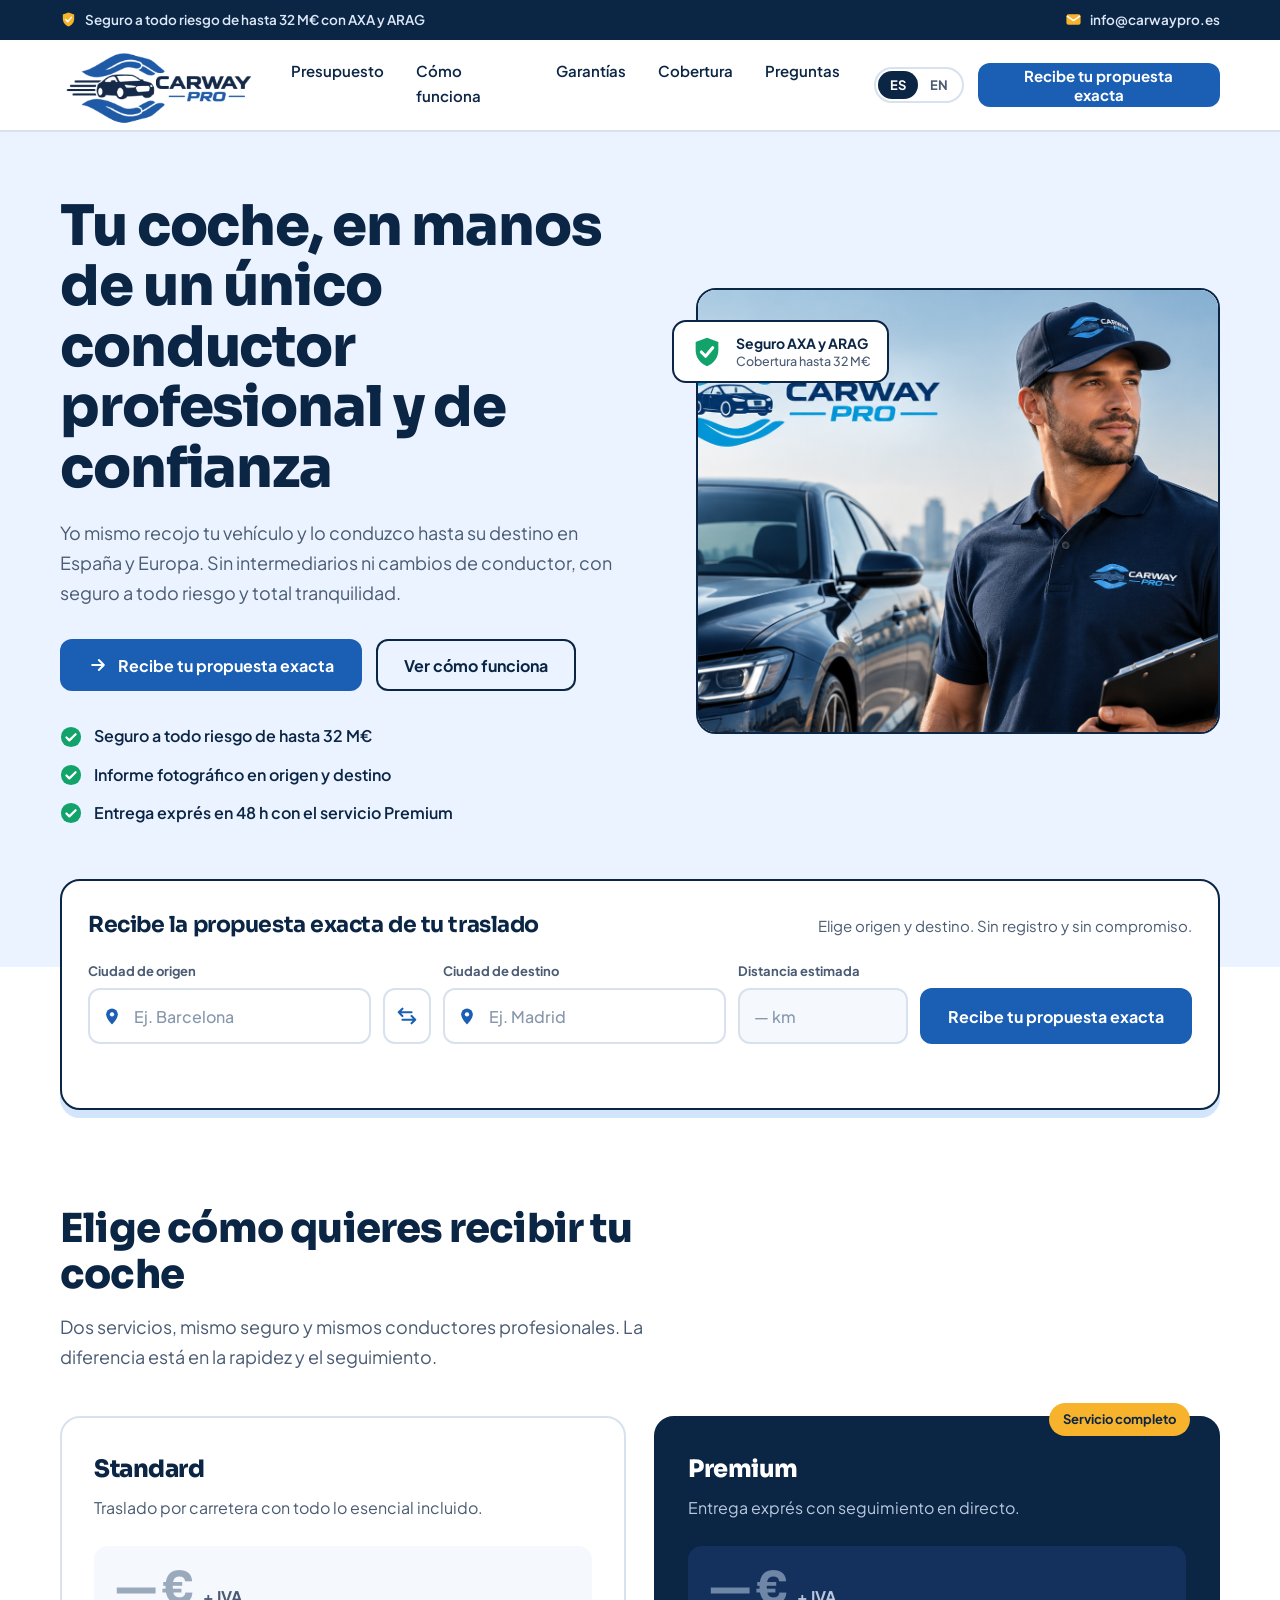
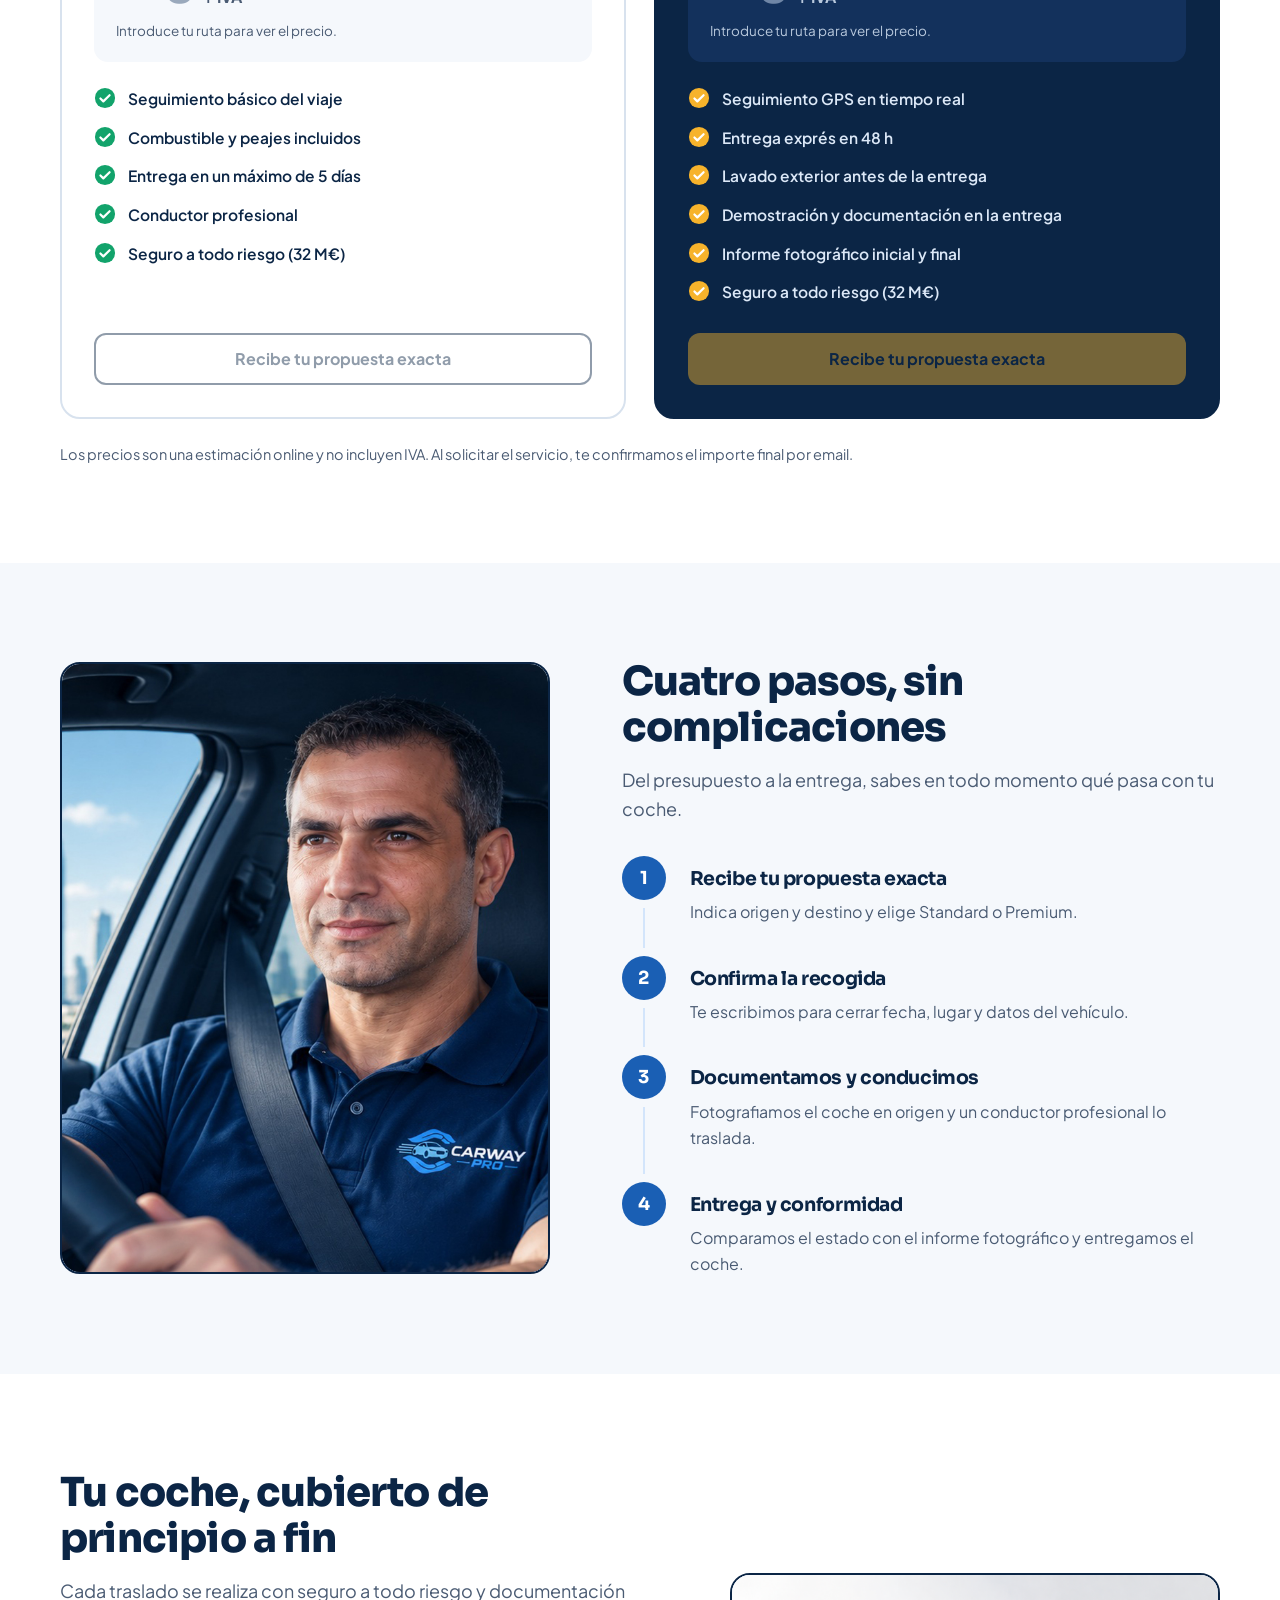
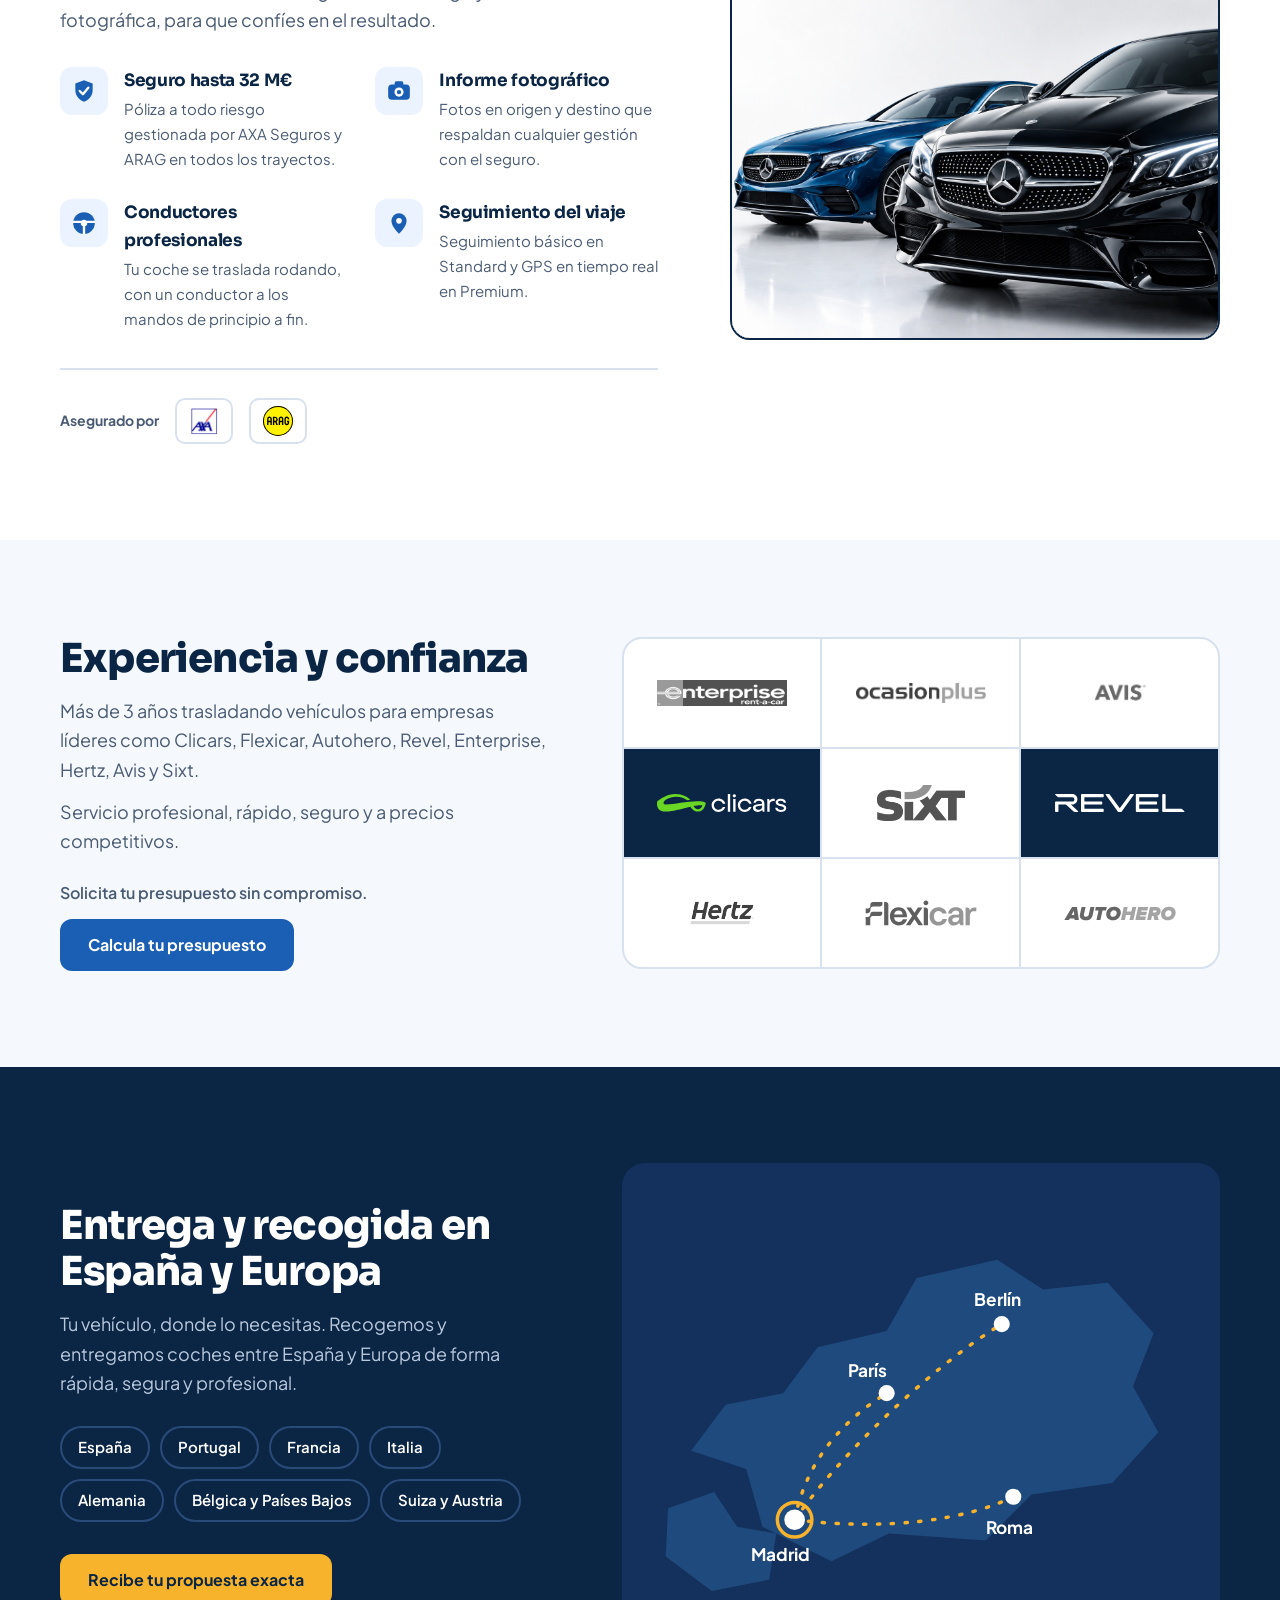
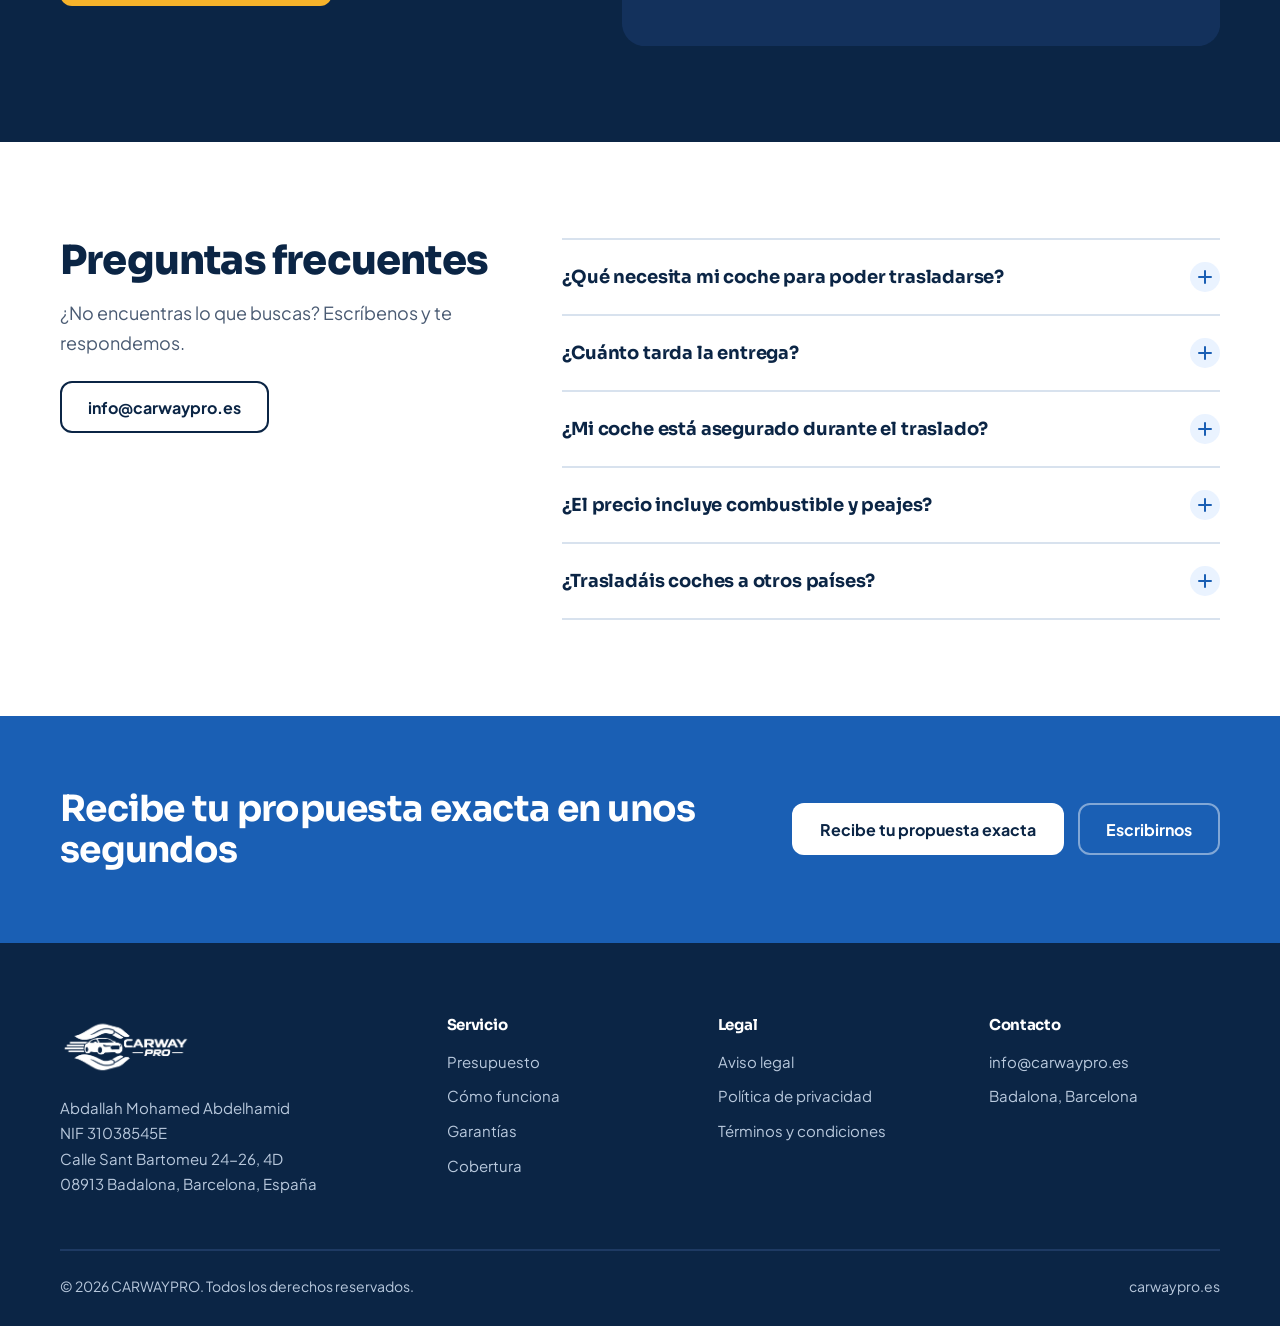
<file: index.html>
<!DOCTYPE html>
<html lang="es" data-lang="es" data-title-es="CARWAYPRO | Traslado profesional de vehículos en España y Europa" data-title-en="CARWAYPRO | Professional vehicle transport across Spain and Europe">
<head>
<meta charset="UTF-8">
<meta name="viewport" content="width=device-width, initial-scale=1.0">
<title>CARWAYPRO | Traslado profesional de vehículos en España y Europa</title>
<meta name="description" content="CARWAYPRO recoge y entrega tu coche en España y Europa con conductores profesionales y seguro a todo riesgo de hasta 32 M€. Calcula tu precio online.">
<link rel="canonical" href="https://carwaypro.es/">
<meta name="theme-color" content="#0B2545">
<link rel="icon" href="logo.png">
<meta property="og:title" content="CARWAYPRO | Traslado profesional de vehículos en España y Europa">
<meta property="og:description" content="CARWAYPRO recoge y entrega tu coche en España y Europa con conductores profesionales y seguro a todo riesgo de hasta 32 M€. Calcula tu precio online.">
<meta property="og:type" content="website">
<meta property="og:url" content="https://carwaypro.es/">
<meta property="og:image" content="https://carwaypro.es/logo.png">
<link rel="preconnect" href="https://fonts.googleapis.com">
<link rel="preconnect" href="https://fonts.gstatic.com" crossorigin>
<link href="https://fonts.googleapis.com/css2?family=Plus+Jakarta+Sans:wght@400;500;600;700&family=Sora:wght@600;700;800&display=swap" rel="stylesheet">
<link rel="stylesheet" href="styles.css">
<script type="application/ld+json">
{
  "@context": "https://schema.org",
  "@type": "LocalBusiness",
  "name": "CARWAYPRO",
  "image": "https://carwaypro.es/logo.png",
  "description": "Servicio profesional de traslado de vehículos por carretera en España y Europa.",
  "email": "info@carwaypro.es",
  "url": "https://carwaypro.es/",
  "areaServed": ["ES", "PT", "FR", "IT", "DE", "BE", "NL"],
  "address": {"@type": "PostalAddress", "streetAddress": "Calle Sant Bartomeu 24-26 4D", "addressLocality": "Badalona", "addressRegion": "Barcelona", "postalCode": "08913", "addressCountry": "ES"}
}
</script>
</head>
<body>
<svg width="0" height="0" style="position:absolute" aria-hidden="true" focusable="false">
<defs>
<symbol id="i-check" viewBox="0 0 24 24"><circle cx="12" cy="12" r="11" fill="currentColor"/><path d="M7 12.5l3.2 3.2L17 9" fill="none" stroke="#fff" stroke-width="2.4" stroke-linecap="round" stroke-linejoin="round"/></symbol>
<symbol id="i-shield" viewBox="0 0 24 24"><path d="M12 2l8 3v6c0 5-3.4 9.3-8 11-4.6-1.7-8-6-8-11V5z" fill="currentColor"/><path d="M8 12l3 3 5-6" fill="none" stroke="#fff" stroke-width="2.2" stroke-linecap="round" stroke-linejoin="round"/></symbol>
<symbol id="i-camera" viewBox="0 0 24 24"><rect x="2" y="6" width="20" height="14" rx="3.5" fill="currentColor"/><rect x="8" y="3" width="8" height="4.5" rx="1.5" fill="currentColor"/><circle cx="12" cy="13" r="4.2" fill="#fff"/><circle cx="12" cy="13" r="2" fill="currentColor"/></symbol>
<symbol id="i-driver" viewBox="0 0 24 24"><circle cx="12" cy="12" r="10" fill="currentColor"/><circle cx="12" cy="12" r="3" fill="#fff"/><path d="M2.6 11h6.4M15 11h6.4M12 15v6.5" stroke="#fff" stroke-width="2.2" stroke-linecap="round"/></symbol>
<symbol id="i-clock" viewBox="0 0 24 24"><circle cx="12" cy="12" r="10" fill="currentColor"/><path d="M12 6.5V12l3.8 2.4" fill="none" stroke="#fff" stroke-width="2.2" stroke-linecap="round" stroke-linejoin="round"/></symbol>
<symbol id="i-pin" viewBox="0 0 24 24"><path d="M12 22s7-6.2 7-12a7 7 0 10-14 0c0 5.8 7 12 7 12z" fill="currentColor"/><circle cx="12" cy="10" r="2.6" fill="#fff"/></symbol>
<symbol id="i-swap" viewBox="0 0 24 24"><path d="M7 4L3 8l4 4M3 8h14M17 20l4-4-4-4M21 16H7" fill="none" stroke="currentColor" stroke-width="2.2" stroke-linecap="round" stroke-linejoin="round"/></symbol>
<symbol id="i-mail" viewBox="0 0 24 24"><rect x="2" y="4.5" width="20" height="15" rx="3" fill="currentColor"/><path d="M3.5 7.5L12 13.5l8.5-6" fill="none" stroke="#fff" stroke-width="2" stroke-linecap="round" stroke-linejoin="round"/></symbol>
<symbol id="i-menu" viewBox="0 0 24 24"><path d="M4 7h16M4 12h16M4 17h16" stroke="currentColor" stroke-width="2.4" stroke-linecap="round"/></symbol>
<symbol id="i-calc" viewBox="0 0 24 24"><path d="M5 12h14M13 6l6 6-6 6" fill="none" stroke="currentColor" stroke-width="2.4" stroke-linecap="round" stroke-linejoin="round"/></symbol>
<symbol id="ill-photo" viewBox="0 0 400 300" preserveAspectRatio="xMidYMid slice"><rect width="400" height="300" fill="#DCEBFB"/><circle cx="300" cy="90" r="34" fill="#F7B32B"/><path d="M0 240L110 130l70 80 60-60 160 130v20H0z" fill="#93B9E6"/><path d="M0 270l90-70 80 60 70-40 160 70v10H0z" fill="#B7D2F1"/><rect y="270" width="400" height="30" fill="#1D3557"/></symbol>
</defs></svg><a class="skip-link" href="#main"><span class="lang-es">Saltar al contenido</span><span class="lang-en">Skip to content</span></a>
<div class="topbar"><div class="wrap">
  <span class="topbar-item"><svg class="" aria-hidden="true"><use href="#i-shield"/></svg><span class="lang-es">Seguro a todo riesgo de hasta 32 M€ con AXA y ARAG</span><span class="lang-en">Fully comprehensive insurance up to €32M with AXA and ARAG</span></span>
  <a class="topbar-item topbar-mail" href="mailto:info@carwaypro.es"><svg class="" aria-hidden="true"><use href="#i-mail"/></svg> info@carwaypro.es</a>
</div></div>
<header class="site-header"><div class="wrap">
<a class="brand" href="index.html" aria-label="CARWAYPRO"><img src="logo.png" alt="CARWAYPRO" style="height: 90px; width: auto; max-width: none;"></a>
  <nav class="nav" id="site-nav" aria-label="Principal"><a href="#presupuesto"><span class="lang-es">Presupuesto</span><span class="lang-en">Quote</span></a><a href="#como-funciona"><span class="lang-es">Cómo funciona</span><span class="lang-en">How it works</span></a><a href="#garantias"><span class="lang-es">Garantías</span><span class="lang-en">Guarantees</span></a><a href="#cobertura"><span class="lang-es">Cobertura</span><span class="lang-en">Coverage</span></a><a href="#faq"><span class="lang-es">Preguntas</span><span class="lang-en">FAQ</span></a></nav>
  <div class="header-actions">
    <div class="lang-switch" role="group" aria-label="Language">
      <button type="button" data-set-lang="es" aria-pressed="true">ES</button>
      <button type="button" data-set-lang="en" aria-pressed="false">EN</button>
    </div>
    <a class="btn btn-primary btn-sm" href="#presupuesto"><span class="lang-es">Recibe tu propuesta exacta</span><span class="lang-en">Get your exact proposal</span></a>
    <button class="menu-toggle" type="button" aria-expanded="false" aria-controls="site-nav" data-aria-es="Abrir menú" data-aria-en="Open menu" aria-label="Abrir menú"><svg class="" aria-hidden="true"><use href="#i-menu"/></svg></button>
  </div>
</div></header>
<main id="main">

<section class="hero">
  <div class="wrap hero-grid">
    <div>
      <h1>
        <span class="lang-es">Tu coche, en manos de un único conductor profesional y de confianza</span>
        <span class="lang-en">Your car, in the hands of a single professional and trustworthy driver</span>
      </h1>
      <p class="lang-es lead">Yo mismo recojo tu vehículo y lo conduzco hasta su destino en España y Europa. Sin intermediarios ni cambios de conductor, con seguro a todo riesgo y total tranquilidad.</p>
      <p class="lang-en lead">I personally collect and drive your vehicle to its destination across Spain and Europe. No middlemen or driver changes—just full insurance and complete peace of mind.</p>
      <div class="hero-cta">
        <a class="btn btn-primary" href="#presupuesto"><svg class="" aria-hidden="true"><use href="#i-calc"/></svg><span class="lang-es">Recibe tu propuesta exacta</span><span class="lang-en">Get your exact proposal</span></a>
        <a class="btn btn-ghost" href="#como-funciona"><span class="lang-es">Ver cómo funciona</span><span class="lang-en">See how it works</span></a>
      </div>
      <ul class="checks">
        <li><svg class="" aria-hidden="true"><use href="#i-check"/></svg><span><span class="lang-es">Seguro a todo riesgo de hasta 32 M€</span><span class="lang-en">Fully comprehensive insurance up to €32M</span></span></li>
        <li><svg class="" aria-hidden="true"><use href="#i-check"/></svg><span><span class="lang-es">Informe fotográfico en origen y destino</span><span class="lang-en">Photo report at pick-up and delivery</span></span></li>
        <li><svg class="" aria-hidden="true"><use href="#i-check"/></svg><span><span class="lang-es">Entrega exprés en 48 h con el servicio Premium</span><span class="lang-en">48-hour express delivery with Premium</span></span></li>
      </ul>
    </div>
    <div class="hero-media">
      <div class="media-slot">
        <svg class="media-art" aria-hidden="true"><use href="#ill-photo" width="100%" height="100%"/></svg>
        <img src="images/hero.jpg" alt="Traslado profesional de vehículos CARWAYPRO" fetchpriority="high" width="1200" height="1020">
      </div>
      <div class="float-badge fb-1"><svg class="" aria-hidden="true"><use href="#i-shield"/></svg><div><span class="lang-es">Seguro AXA y ARAG</span><span class="lang-en">AXA and ARAG insured</span><small><span class="lang-es">Cobertura hasta 32 M€</span><span class="lang-en">Cover up to €32M</span></small></div></div>
    </div>
  </div>
</section>

<section class="quote-bar" id="presupuesto" aria-labelledby="quote-h">
  <div class="wrap">
    <div class="quote-card">
      <div class="quote-title">
        <h2 id="quote-h"><span class="lang-es">Recibe la propuesta exacta de tu traslado</span><span class="lang-en">Get the exact proposal for your transfer</span></h2>
        <p><span class="lang-es">Elige origen y destino. Sin registro y sin compromiso.</span><span class="lang-en">Choose origin and destination. No sign-up, no commitment.</span></p>
      </div>
      <form id="quote-form" novalidate>
        <div class="quote-grid">
          <div class="field">
            <label for="city-origin"><span class="lang-es">Ciudad de origen</span><span class="lang-en">Origin city</span></label>
            <div class="input"><svg class="" aria-hidden="true"><use href="#i-pin"/></svg><input type="text" id="city-origin" list="city-list" autocomplete="off" placeholder="Ej. Barcelona" data-ph-es="Ej. Barcelona" data-ph-en="E.g. Barcelona"></div>
          </div>
          <button type="button" class="swap" id="swap-cities" data-aria-es="Intercambiar origen y destino" data-aria-en="Swap origin and destination" aria-label="Intercambiar origen y destino"><svg class="" aria-hidden="true"><use href="#i-swap"/></svg></button>
          <div class="field">
            <label for="city-destination"><span class="lang-es">Ciudad de destino</span><span class="lang-en">Destination city</span></label>
            <div class="input"><svg class="" aria-hidden="true"><use href="#i-pin"/></svg><input type="text" id="city-destination" list="city-list" autocomplete="off" placeholder="Ej. Madrid" data-ph-es="Ej. Madrid" data-ph-en="E.g. Madrid"></div>
          </div>
          <div class="field f-dist">
            <label for="route-distance"><span class="lang-es">Distancia estimada</span><span class="lang-en">Estimated distance</span></label>
            <div class="input"><input class="plain" type="text" id="route-distance" readonly placeholder="— km" tabindex="-1"></div>
          </div>
          <button type="submit" class="btn btn-primary" id="calc-btn"><span class="lang-es">Recibe tu propuesta exacta</span><span class="lang-en">Get your exact proposal</span></button>
        </div>
        <datalist id="city-list"></datalist>
        <p class="quote-msg" id="quote-msg" role="status" aria-live="polite"></p>
      </form>
    </div>
  </div>
</section>

<section class="section" id="planes" aria-labelledby="plans-h">
  <div class="wrap">
    <div class="section-head">
      <h2 id="plans-h"><span class="lang-es">Elige cómo quieres recibir tu coche</span><span class="lang-en">Choose how you want to receive your car</span></h2>
      <p class="lang-es lead-p">Dos servicios, mismo seguro y mismos conductores profesionales. La diferencia está en la rapidez y el seguimiento.</p><p class="lang-en lead-p">Two services, same insurance and the same professional drivers. The difference is speed and tracking.</p>
    </div>
    <div class="plans">
      <article class="plan is-empty" id="plan-standard">
        <h3>Standard</h3>
        <p class="lang-es tagline">Traslado por carretera con todo lo esencial incluido.</p><p class="lang-en tagline">Road transfer with all the essentials included.</p>
        <div class="plan-price"><span class="amount">— €</span><span class="tax">+ IVA</span><span class="note"><span class="lang-es">Introduce tu ruta para ver el precio.</span><span class="lang-en">Enter your route to see the price.</span></span></div>
        <ul><li><svg class="" aria-hidden="true"><use href="#i-check"/></svg><span><span class="lang-es">Seguimiento básico del viaje</span><span class="lang-en">Basic trip tracking</span></span></li><li><svg class="" aria-hidden="true"><use href="#i-check"/></svg><span><span class="lang-es">Combustible y peajes incluidos</span><span class="lang-en">Fuel and tolls included</span></span></li><li><svg class="" aria-hidden="true"><use href="#i-check"/></svg><span><span class="lang-es">Entrega en un máximo de 5 días</span><span class="lang-en">Delivery within 5 days</span></span></li><li><svg class="" aria-hidden="true"><use href="#i-check"/></svg><span><span class="lang-es">Conductor profesional</span><span class="lang-en">Professional driver</span></span></li><li><svg class="" aria-hidden="true"><use href="#i-check"/></svg><span><span class="lang-es">Seguro a todo riesgo (32 M€)</span><span class="lang-en">Fully comprehensive insurance (€32M)</span></span></li></ul>
        <a class="btn btn-ghost btn-block" data-plan-btn aria-disabled="true" role="button"><span class="lang-es">Recibe tu propuesta exacta</span><span class="lang-en">Get your exact proposal</span></a>
      </article>
      <article class="plan plan-premium is-empty" id="plan-premium">
        <span class="plan-flag"><span class="lang-es">Servicio completo</span><span class="lang-en">Full service</span></span>
        <h3>Premium</h3>
        <p class="lang-es tagline">Entrega exprés con seguimiento en directo.</p><p class="lang-en tagline">Express delivery with live tracking.</p>
        <div class="plan-price"><span class="amount">— €</span><span class="tax">+ IVA</span><span class="note"><span class="lang-es">Introduce tu ruta para ver el precio.</span><span class="lang-en">Enter your route to see the price.</span></span></div>
        <ul><li><svg class="" aria-hidden="true"><use href="#i-check"/></svg><span><span class="lang-es">Seguimiento GPS en tiempo real</span><span class="lang-en">Real-time GPS tracking</span></span></li><li><svg class="" aria-hidden="true"><use href="#i-check"/></svg><span><span class="lang-es">Entrega exprés en 48 h</span><span class="lang-en">Express delivery within 48 h</span></span></li><li><svg class="" aria-hidden="true"><use href="#i-check"/></svg><span><span class="lang-es">Lavado exterior antes de la entrega</span><span class="lang-en">Exterior wash before delivery</span></span></li><li><svg class="" aria-hidden="true"><use href="#i-check"/></svg><span><span class="lang-es">Demostración y documentación en la entrega</span><span class="lang-en">Handover demo and documentation</span></span></li><li><svg class="" aria-hidden="true"><use href="#i-check"/></svg><span><span class="lang-es">Informe fotográfico inicial y final</span><span class="lang-en">Initial and final photo report</span></span></li><li><svg class="" aria-hidden="true"><use href="#i-check"/></svg><span><span class="lang-es">Seguro a todo riesgo (32 M€)</span><span class="lang-en">Fully comprehensive insurance (€32M)</span></span></li></ul>
        <a class="btn btn-amber btn-block" data-plan-btn aria-disabled="true" role="button"><span class="lang-es">Recibe tu propuesta exacta</span><span class="lang-en">Get your exact proposal</span></a>
      </article>
    </div>
    <p class="lang-es plans-foot">Los precios son una estimación online y no incluyen IVA. Al solicitar el servicio, te confirmamos el importe final por email.</p><p class="lang-en plans-foot">Prices are an online estimate and exclude VAT. When you request the service, we confirm the final amount by email.</p>
  </div>
</section>

<section class="section tint" id="como-funciona" aria-labelledby="how-h">
  <div class="wrap split">
    <div class="media-slot ratio-45">
      <svg class="media-art" aria-hidden="true"><use href="#ill-photo" width="100%" height="100%"/></svg>
      <img src="images/proceso.jpg" alt="Proceso de recogida y documentación del vehículo" loading="lazy" width="1000" height="1250">
    </div>
    <div>
      <h2 id="how-h"><span class="lang-es">Cuatro pasos, sin complicaciones</span><span class="lang-en">Four steps, no hassle</span></h2>
      <p class="lang-es lead-p">Del presupuesto a la entrega, sabes en todo momento qué pasa con tu coche.</p><p class="lang-en lead-p">From quote to delivery, you always know what is happening with your car.</p>
      <ol class="steps">
        <li><h3><span class="lang-es">Recibe tu propuesta exacta</span><span class="lang-en">Get your exact proposal</span></h3><p class="lang-es">Indica origen y destino y elige Standard o Premium.</p><p class="lang-en">Enter origin and destination and choose Standard or Premium.</p></li>
        <li><h3><span class="lang-es">Confirma la recogida</span><span class="lang-en">Confirm the pick-up</span></h3><p class="lang-es">Te escribimos para cerrar fecha, lugar y datos del vehículo.</p><p class="lang-en">We email you to agree on the date, place and vehicle details.</p></li>
        <li><h3><span class="lang-es">Documentamos y conducimos</span><span class="lang-en">We document and drive</span></h3><p class="lang-es">Fotografiamos el coche en origen y un conductor profesional lo traslada.</p><p class="lang-en">We photograph the car at origin and a professional driver takes it to its destination.</p></li>
        <li><h3><span class="lang-es">Entrega y conformidad</span><span class="lang-en">Delivery and sign-off</span></h3><p class="lang-es">Comparamos el estado con el informe fotográfico y entregamos el coche.</p><p class="lang-en">We check the condition against the photo report and hand over the car.</p></li>
      </ol>
    </div>
  </div>
</section>

<section class="section" id="garantias" aria-labelledby="trust-h">
  <div class="wrap split reverse">
    <div>
      <h2 id="trust-h"><span class="lang-es">Tu coche, cubierto de principio a fin</span><span class="lang-en">Your car, covered from start to finish</span></h2>
      <p class="lang-es lead-p">Cada traslado se realiza con seguro a todo riesgo y documentación fotográfica, para que confíes en el resultado.</p><p class="lang-en lead-p">Every transfer is fully insured and photo-documented, so you can trust the result.</p>
      <div class="feature-grid"><div class="feature"><div class="icon-tile"><svg class="" aria-hidden="true"><use href="#i-shield"/></svg></div><div><h3><span class="lang-es">Seguro hasta 32 M€</span><span class="lang-en">Insurance up to €32M</span></h3><p class="lang-es">Póliza a todo riesgo gestionada por AXA Seguros y ARAG en todos los trayectos.</p><p class="lang-en">Comprehensive policy underwritten by AXA Insurance and ARAG on every journey.</p></div></div><div class="feature"><div class="icon-tile"><svg class="" aria-hidden="true"><use href="#i-camera"/></svg></div><div><h3><span class="lang-es">Informe fotográfico</span><span class="lang-en">Photo report</span></h3><p class="lang-es">Fotos en origen y destino que respaldan cualquier gestión con el seguro.</p><p class="lang-en">Photos at origin and destination that support any insurance claim.</p></div></div><div class="feature"><div class="icon-tile"><svg class="" aria-hidden="true"><use href="#i-driver"/></svg></div><div><h3><span class="lang-es">Conductores profesionales</span><span class="lang-en">Professional drivers</span></h3><p class="lang-es">Tu coche se traslada rodando, con un conductor a los mandos de principio a fin.</p><p class="lang-en">Your car is driven by a professional at the wheel from start to finish.</p></div></div><div class="feature"><div class="icon-tile"><svg class="" aria-hidden="true"><use href="#i-pin"/></svg></div><div><h3><span class="lang-es">Seguimiento del viaje</span><span class="lang-en">Trip tracking</span></h3><p class="lang-es">Seguimiento básico en Standard y GPS en tiempo real en Premium.</p><p class="lang-en">Basic tracking on Standard and real-time GPS on Premium.</p></div></div></div>
      <div class="partners"><span><span class="lang-es">Asegurado por</span><span class="lang-en">Insured by</span></span><img src="AXA-insurance-logo-300-x300.png" alt="AXA Seguros" height="46"><img src="standard.svg" alt="ARAG" height="46"></div>
    </div>
    <div class="media-slot ratio-43">
      <svg class="media-art" aria-hidden="true"><use href="#ill-photo" width="100%" height="100%"/></svg>
      <img src="images/garantias.jpg" alt="Vehículo asegurado a todo riesgo con CARWAYPRO" loading="lazy" width="1200" height="900">
    </div>
  </div>
</section>

<section class="section tint" aria-labelledby="clients-h">
  <div class="wrap split">
    <div>
      <h2 id="clients-h"><span class="lang-es">Experiencia y confianza</span><span class="lang-en">Experience and trust</span></h2>
      <p class="lang-es lead-p">Más de 3 años trasladando vehículos para empresas líderes como Clicars, Flexicar, Autohero, Revel, Enterprise, Hertz, Avis y Sixt.</p>
      <p class="lang-en lead-p">More than 3 years transporting vehicles for leading companies such as Clicars, Flexicar, Autohero, Revel, Enterprise, Hertz, Avis and Sixt.</p>
      <p class="lang-es lead-p" style="margin-top: 12px;">Servicio profesional, rápido, seguro y a precios competitivos.</p>
      <p class="lang-en lead-p" style="margin-top: 12px;">Professional, fast, safe service at competitive prices.</p>
      <div style="margin-top: 24px;">
        <p class="lang-es" style="margin-bottom: 12px; color: var(--muted); font-weight: 600;">Solicita tu presupuesto sin compromiso.</p>
        <p class="lang-en" style="margin-bottom: 12px; color: var(--muted); font-weight: 600;">Request your quote without commitment.</p>
        <a class="btn btn-primary" href="#presupuesto">
          <span class="lang-es">Calcula tu presupuesto</span>
          <span class="lang-en">Calculate your quote</span>
        </a>
      </div>
    </div>
<div class="logos">
  <div class="logo-cell"><img src="logo-enterprise-rent-a-car.png" alt="Enterprise Rent-A-Car" loading="lazy"></div>
  <div class="logo-cell"><img src="ocasionplus.png" alt="OcasionPlus" loading="lazy"></div>
  <div class="logo-cell"><img src="avis.png" alt="Avis" loading="lazy"></div>
  <div class="logo-cell dark"><img src="clicars.svg" alt="Clicars" loading="lazy"></div>
  <div class="logo-cell"><img src="sixt.png" alt="Sixt" loading="lazy"></div>
  <div class="logo-cell dark"><img src="revel-logo-white.svg" alt="Revel" loading="lazy"></div>
  <div class="logo-cell"><img src="hertez.png" alt="Hertz" loading="lazy"></div>
  <div class="logo-cell"><img src="flexicar.svg" alt="Flexicar" loading="lazy"></div>
  <div class="logo-cell"><img src="autohero.svg" alt="Autohero" loading="lazy"></div>

</div>
  </div>
</section>

<section class="section dark" id="cobertura" aria-labelledby="cov-h">
  <div class="wrap split">
    <div>
      <h2 id="cov-h"><span class="lang-es">Entrega y recogida en España y Europa</span><span class="lang-en">Pick-up and delivery across Spain and Europe</span></h2>
      <p class="lang-es lead-p">Tu vehículo, donde lo necesitas. Recogemos y entregamos coches entre España y Europa de forma rápida, segura y profesional.</p><p class="lang-en lead-p">Your vehicle, right where you need it. We collect and deliver cars across Spain and Europe quickly, safely and professionally.</p>
      <ul class="chips"><li><span class="lang-es">España</span><span class="lang-en">Spain</span></li><li><span class="lang-es">Portugal</span><span class="lang-en">Portugal</span></li><li><span class="lang-es">Francia</span><span class="lang-en">France</span></li><li><span class="lang-es">Italia</span><span class="lang-en">Italy</span></li><li><span class="lang-es">Alemania</span><span class="lang-en">Germany</span></li><li><span class="lang-es">Bélgica y Países Bajos</span><span class="lang-en">Belgium and Netherlands</span></li><li><span class="lang-es">Suiza y Austria</span><span class="lang-en">Switzerland and Austria</span></li></ul>
      <a class="btn btn-amber" href="#presupuesto"><span class="lang-es">Recibe tu propuesta exacta</span><span class="lang-en">Get your exact proposal</span></a>
    </div>
    <div><svg class="map-art" viewBox="0 0 520 420" role="img" aria-label="Map">
  <rect width="520" height="420" rx="20" fill="#13315C"/>
  <path d="M60 250l30-40 50-10 30-40 60-14 26-46 70-16 40 26 56-6 40 44-18 46 22 40-40 44-70 10-40 40-84-6-50 24-60-30-14-50z" fill="#1F4A7D"/>
  <path d="M40 300l40-14 20 30 34 6-6 40-50 10-40-30z" fill="#1F4A7D"/>
  <g fill="none" stroke="#F7B32B" stroke-width="3" stroke-linecap="round" stroke-dasharray="2 10">
    <path d="M150 310C160 260 190 225 230 200"/>
    <path d="M150 310C200 240 280 170 330 140"/>
    <path d="M150 310C230 320 300 310 340 290"/>
  </g>
  <g fill="#fff"><circle cx="150" cy="310" r="9"/><circle cx="230" cy="200" r="7"/><circle cx="330" cy="140" r="7"/><circle cx="340" cy="290" r="7"/></g>
  <circle cx="150" cy="310" r="15" fill="none" stroke="#F7B32B" stroke-width="3"/>
  <text x="112" y="346" class="lang-es">Madrid</text><text x="112" y="346" class="lang-en">Madrid</text>
  <text x="196" y="186" class="lang-es">París</text><text x="196" y="186" class="lang-en">Paris</text>
  <text x="306" y="124" class="lang-es">Berlín</text><text x="306" y="124" class="lang-en">Berlin</text>
  <text x="316" y="322" class="lang-es">Roma</text><text x="316" y="322" class="lang-en">Rome</text>
</svg></div>
  </div>
</section>

<section class="section" id="faq" aria-labelledby="faq-h">
  <div class="wrap faq">
    <div>
      <h2 id="faq-h"><span class="lang-es">Preguntas frecuentes</span><span class="lang-en">Frequently asked questions</span></h2>
      <p class="lang-es lead-p">¿No encuentras lo que buscas? Escríbenos y te respondemos.</p><p class="lang-en lead-p">Can't find what you need? Email us and we will get back to you.</p>
      <a class="btn btn-ghost" href="mailto:info@carwaypro.es">info@carwaypro.es</a>
    </div>
    <div><details><summary><span class="lang-es">¿Qué necesita mi coche para poder trasladarse?</span><span class="lang-en">What does my car need to be transported?</span></summary><p class="lang-es">Debe tener la ITV en vigor, la documentación reglamentaria y un estado mecánico apto para circular en trayectos de media y larga distancia.</p><p class="lang-en">It must have a valid MOT/ITV, the required documents and be mechanically fit for medium and long-distance driving.</p></details><details><summary><span class="lang-es">¿Cuánto tarda la entrega?</span><span class="lang-en">How long does delivery take?</span></summary><p class="lang-es">Con Standard, la entrega se realiza en un máximo de 5 días. Con Premium, la entrega es exprés en 48 horas.</p><p class="lang-en">With Standard, delivery is within 5 days. With Premium, express delivery is within 48 hours.</p></details><details><summary><span class="lang-es">¿Mi coche está asegurado durante el traslado?</span><span class="lang-en">Is my car insured during the transfer?</span></summary><p class="lang-es">Sí. Todos los trayectos cuentan con seguro a todo riesgo de hasta 32 M€ gestionado por AXA Seguros y ARAG. Los informes fotográficos en origen y destino respaldan cualquier gestión.</p><p class="lang-en">Yes. Every journey is covered by fully comprehensive insurance up to €32M, underwritten by AXA Insurance and ARAG. Photo reports at origin and destination support any claim.</p></details><details><summary><span class="lang-es">¿El precio incluye combustible y peajes?</span><span class="lang-en">Does the price include fuel and tolls?</span></summary><p class="lang-es">El servicio Standard incluye combustible y peajes. El precio mostrado no incluye IVA.</p><p class="lang-en">The Standard service includes fuel and tolls. The price shown excludes VAT.</p></details><details><summary><span class="lang-es">¿Trasladáis coches a otros países?</span><span class="lang-en">Do you transport cars to other countries?</span></summary><p class="lang-es">Sí, cubrimos trayectos entre España y Europa. Si tu ciudad no aparece en el calculador, escríbenos y te preparamos un presupuesto a medida.</p><p class="lang-en">Yes, we cover routes between Spain and Europe. If your city is not in the calculator, email us and we will prepare a custom quote.</p></details></div>
  </div>
</section>

<section class="cta-band" aria-labelledby="cta-h">
  <div class="wrap">
    <h2 id="cta-h"><span class="lang-es">Recibe tu propuesta exacta en unos segundos</span><span class="lang-en">Get your exact proposal in seconds</span></h2>
    <div class="actions">
      <a class="btn btn-light" href="#presupuesto"><span class="lang-es">Recibe tu propuesta exacta</span><span class="lang-en">Get your exact proposal</span></a>
      <a class="btn btn-outline-light" href="mailto:info@carwaypro.es"><span class="lang-es">Escribirnos</span><span class="lang-en">Email us</span></a>
    </div>
  </div>
</section>
</main>
<footer class="site-footer"><div class="wrap">
  <div class="footer-grid">
    <div class="footer-brand">
      <a href="index.html" aria-label="CARWAYPRO"><img src="logo.png" alt="CARWAYPRO" width="180" height="60"></a>
      <p class="lang-es">Abdallah Mohamed Abdelhamid<br>NIF 31038545E<br>Calle Sant Bartomeu 24-26, 4D<br>08913 Badalona, Barcelona, España</p><p class="lang-en">Abdallah Mohamed Abdelhamid<br>NIF 31038545E<br>Calle Sant Bartomeu 24-26, 4D<br>08913 Badalona, Barcelona, Spain</p>
    </div>
    <div>
      <h4><span class="lang-es">Servicio</span><span class="lang-en">Service</span></h4>
      <ul>
        <li><a href="index.html#presupuesto"><span class="lang-es">Presupuesto</span><span class="lang-en">Quote</span></a></li>
        <li><a href="index.html#como-funciona"><span class="lang-es">Cómo funciona</span><span class="lang-en">How it works</span></a></li>
        <li><a href="index.html#garantias"><span class="lang-es">Garantías</span><span class="lang-en">Guarantees</span></a></li>
        <li><a href="index.html#cobertura"><span class="lang-es">Cobertura</span><span class="lang-en">Coverage</span></a></li>
      </ul>
    </div>
    <div>
      <h4>Legal</h4>
      <ul>
        <li><a href="aviso-legal.html"><span class="lang-es">Aviso legal</span><span class="lang-en">Legal notice</span></a></li>
        <li><a href="politica-privacidad.html"><span class="lang-es">Política de privacidad</span><span class="lang-en">Privacy policy</span></a></li>
        <li><a href="terminos-condiciones.html"><span class="lang-es">Términos y condiciones</span><span class="lang-en">Terms and conditions</span></a></li>
      </ul>
    </div>
    <div>
      <h4><span class="lang-es">Contacto</span><span class="lang-en">Contact</span></h4>
      <ul>
        <li><a href="mailto:info@carwaypro.es">info@carwaypro.es</a></li>
        <li>Badalona, Barcelona</li>
      </ul>
    </div>
  </div>
  <div class="footer-bottom">
    <span>&copy; <span data-year>2026</span> CARWAYPRO. <span class="lang-es">Todos los derechos reservados.</span><span class="lang-en">All rights reserved.</span></span>
    <span>carwaypro.es</span>
  </div>
</div></footer>
<script src="main.js"></script>
</body>
</html>
</file>
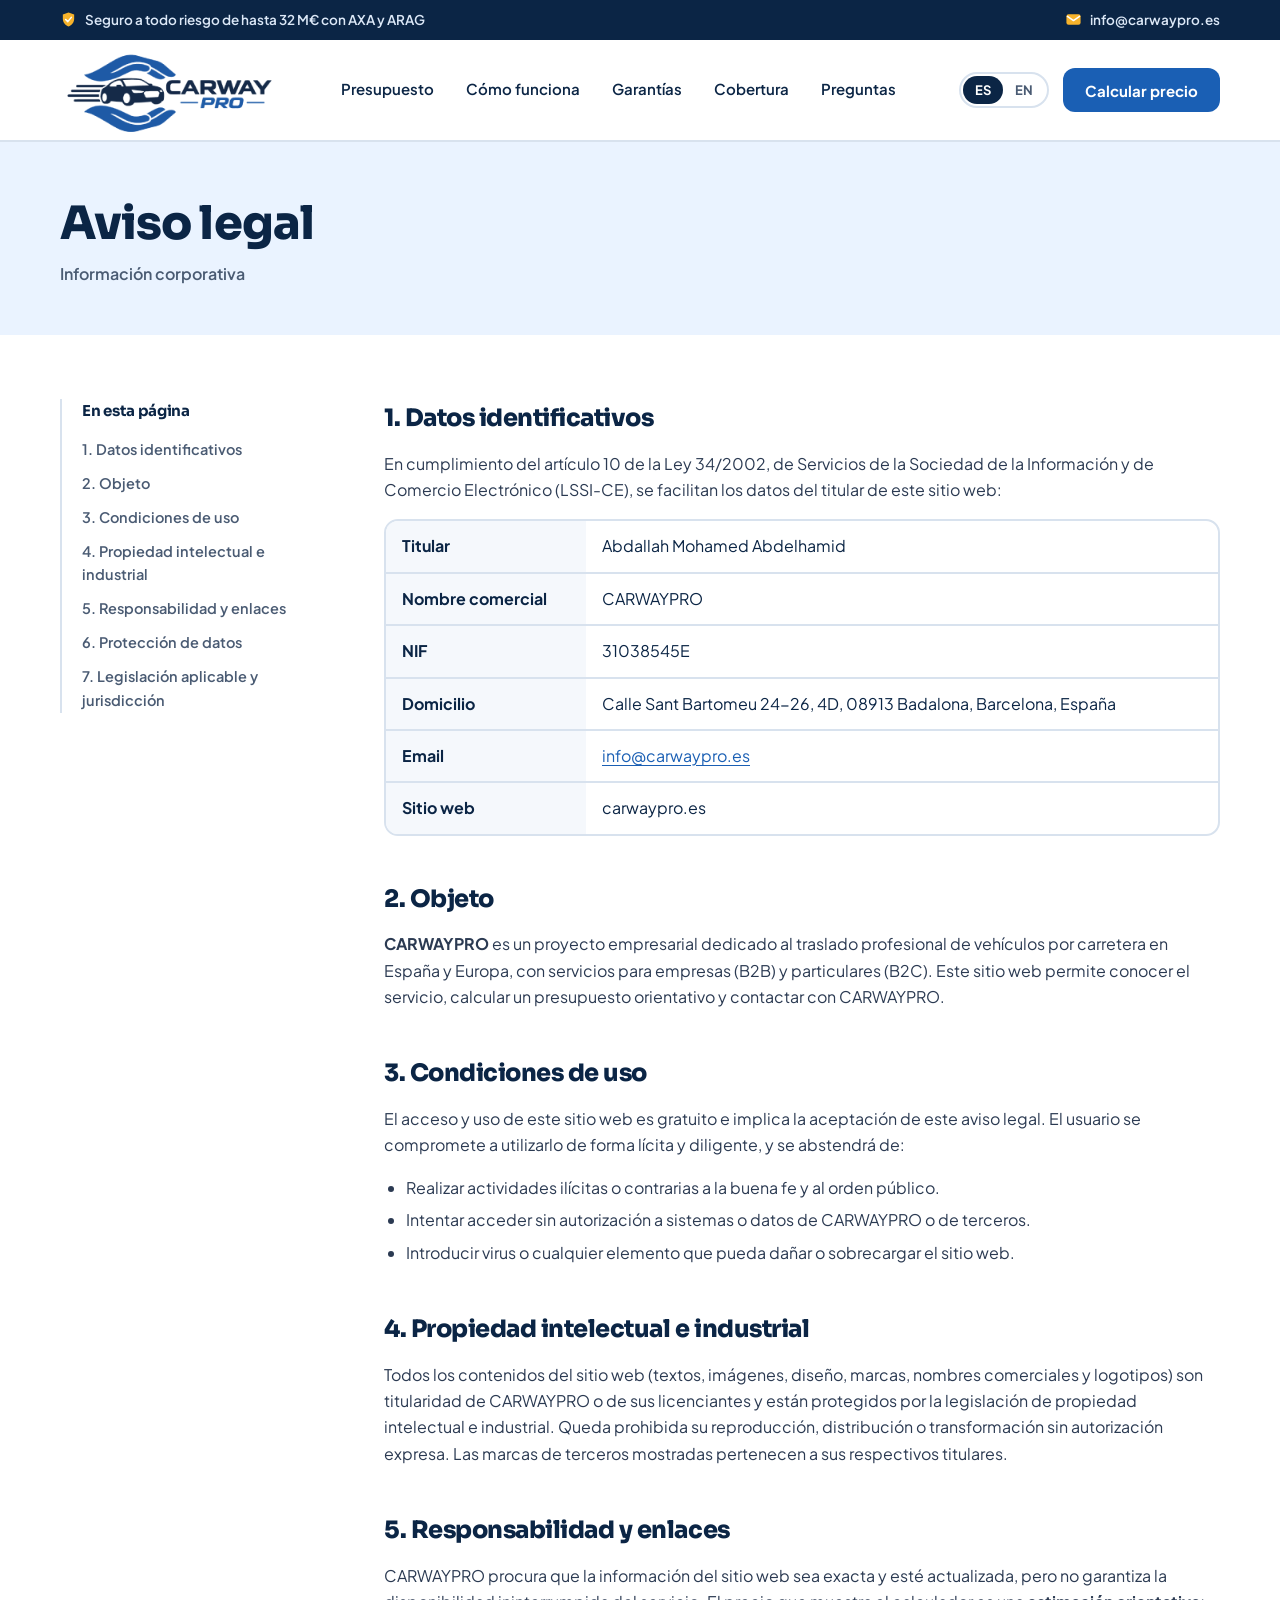
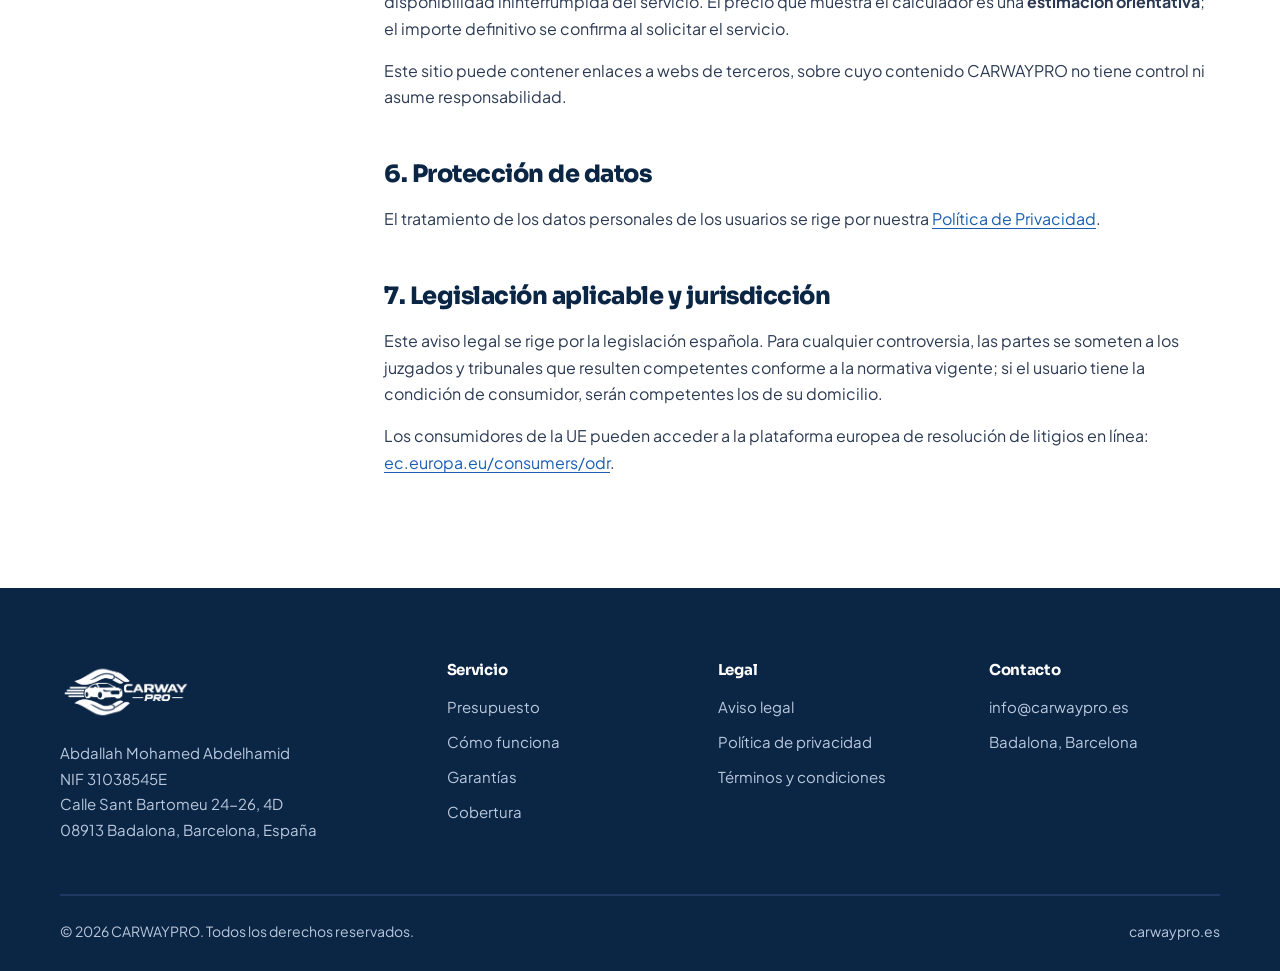
<file: aviso-legal.html>
<!DOCTYPE html>
<html lang="es" data-lang="es" data-title-es="Aviso legal | CARWAYPRO" data-title-en="Legal notice | CARWAYPRO">
<head>
<meta charset="UTF-8">
<meta name="viewport" content="width=device-width, initial-scale=1.0">
<title>Aviso legal | CARWAYPRO</title>
<meta name="description" content="Aviso legal e información corporativa de CARWAYPRO, especialistas en el traslado profesional de vehículos por carretera.">
<link rel="canonical" href="https://carwaypro.es/aviso-legal.html">
<meta name="theme-color" content="#0B2545">
<link rel="icon" href="logo.png">
<meta property="og:title" content="Aviso legal | CARWAYPRO">
<meta property="og:description" content="Aviso legal e información corporativa de CARWAYPRO, especialistas en el traslado profesional de vehículos por carretera.">
<meta property="og:type" content="website">
<meta property="og:url" content="https://carwaypro.es/aviso-legal.html">
<meta property="og:image" content="https://carwaypro.es/logo.png">
<link rel="preconnect" href="https://fonts.googleapis.com">
<link rel="preconnect" href="https://fonts.gstatic.com" crossorigin>
<link href="https://fonts.googleapis.com/css2?family=Plus+Jakarta+Sans:wght@400;500;600;700&family=Sora:wght@600;700;800&display=swap" rel="stylesheet">
<link rel="stylesheet" href="styles.css">
</head>
<body>
<svg width="0" height="0" style="position:absolute" aria-hidden="true" focusable="false">
<defs>
<symbol id="i-check" viewBox="0 0 24 24"><circle cx="12" cy="12" r="11" fill="currentColor"/><path d="M7 12.5l3.2 3.2L17 9" fill="none" stroke="#fff" stroke-width="2.4" stroke-linecap="round" stroke-linejoin="round"/></symbol>
<symbol id="i-shield" viewBox="0 0 24 24"><path d="M12 2l8 3v6c0 5-3.4 9.3-8 11-4.6-1.7-8-6-8-11V5z" fill="currentColor"/><path d="M8 12l3 3 5-6" fill="none" stroke="#fff" stroke-width="2.2" stroke-linecap="round" stroke-linejoin="round"/></symbol>
<symbol id="i-camera" viewBox="0 0 24 24"><rect x="2" y="6" width="20" height="14" rx="3.5" fill="currentColor"/><rect x="8" y="3" width="8" height="4.5" rx="1.5" fill="currentColor"/><circle cx="12" cy="13" r="4.2" fill="#fff"/><circle cx="12" cy="13" r="2" fill="currentColor"/></symbol>
<symbol id="i-driver" viewBox="0 0 24 24"><circle cx="12" cy="12" r="10" fill="currentColor"/><circle cx="12" cy="12" r="3" fill="#fff"/><path d="M2.6 11h6.4M15 11h6.4M12 15v6.5" stroke="#fff" stroke-width="2.2" stroke-linecap="round"/></symbol>
<symbol id="i-clock" viewBox="0 0 24 24"><circle cx="12" cy="12" r="10" fill="currentColor"/><path d="M12 6.5V12l3.8 2.4" fill="none" stroke="#fff" stroke-width="2.2" stroke-linecap="round" stroke-linejoin="round"/></symbol>
<symbol id="i-pin" viewBox="0 0 24 24"><path d="M12 22s7-6.2 7-12a7 7 0 10-14 0c0 5.8 7 12 7 12z" fill="currentColor"/><circle cx="12" cy="10" r="2.6" fill="#fff"/></symbol>
<symbol id="i-swap" viewBox="0 0 24 24"><path d="M7 4L3 8l4 4M3 8h14M17 20l4-4-4-4M21 16H7" fill="none" stroke="currentColor" stroke-width="2.2" stroke-linecap="round" stroke-linejoin="round"/></symbol>
<symbol id="i-mail" viewBox="0 0 24 24"><rect x="2" y="4.5" width="20" height="15" rx="3" fill="currentColor"/><path d="M3.5 7.5L12 13.5l8.5-6" fill="none" stroke="#fff" stroke-width="2" stroke-linecap="round" stroke-linejoin="round"/></symbol>
<symbol id="i-menu" viewBox="0 0 24 24"><path d="M4 7h16M4 12h16M4 17h16" stroke="currentColor" stroke-width="2.4" stroke-linecap="round"/></symbol>
<symbol id="i-calc" viewBox="0 0 24 24"><path d="M5 12h14M13 6l6 6-6 6" fill="none" stroke="currentColor" stroke-width="2.4" stroke-linecap="round" stroke-linejoin="round"/></symbol>
<symbol id="ill-photo" viewBox="0 0 400 300" preserveAspectRatio="xMidYMid slice"><rect width="400" height="300" fill="#DCEBFB"/><circle cx="300" cy="90" r="34" fill="#F7B32B"/><path d="M0 240L110 130l70 80 60-60 160 130v20H0z" fill="#93B9E6"/><path d="M0 270l90-70 80 60 70-40 160 70v10H0z" fill="#B7D2F1"/><rect y="270" width="400" height="30" fill="#1D3557"/></symbol>
</defs></svg><a class="skip-link" href="#main"><span class="lang-es">Saltar al contenido</span><span class="lang-en">Skip to content</span></a>
<div class="topbar"><div class="wrap">
  <span class="topbar-item"><svg class="" aria-hidden="true"><use href="#i-shield"/></svg><span class="lang-es">Seguro a todo riesgo de hasta 32 M€ con AXA y ARAG</span><span class="lang-en">Fully comprehensive insurance up to €32M with AXA and ARAG</span></span>
  <a class="topbar-item topbar-mail" href="mailto:info@carwaypro.es"><svg class="" aria-hidden="true"><use href="#i-mail"/></svg> info@carwaypro.es</a>
</div></div>
<header class="site-header"><div class="wrap">
  <a class="brand" href="index.html" aria-label="CARWAYPRO"><img src="logo.png" alt="CARWAYPRO" width="160" height="54"></a>
  <nav class="nav" id="site-nav" aria-label="Principal"><a href="index.html#presupuesto"><span class="lang-es">Presupuesto</span><span class="lang-en">Quote</span></a><a href="index.html#como-funciona"><span class="lang-es">Cómo funciona</span><span class="lang-en">How it works</span></a><a href="index.html#garantias"><span class="lang-es">Garantías</span><span class="lang-en">Guarantees</span></a><a href="index.html#cobertura"><span class="lang-es">Cobertura</span><span class="lang-en">Coverage</span></a><a href="index.html#faq"><span class="lang-es">Preguntas</span><span class="lang-en">FAQ</span></a></nav>
  <div class="header-actions">
    <div class="lang-switch" role="group" aria-label="Language">
      <button type="button" data-set-lang="es" aria-pressed="true">ES</button>
      <button type="button" data-set-lang="en" aria-pressed="false">EN</button>
    </div>
    <a class="btn btn-primary btn-sm" href="index.html#presupuesto"><span class="lang-es">Calcular precio</span><span class="lang-en">Get a price</span></a>
    <button class="menu-toggle" type="button" aria-expanded="false" aria-controls="site-nav" data-aria-es="Abrir menú" data-aria-en="Open menu" aria-label="Abrir menú"><svg class="" aria-hidden="true"><use href="#i-menu"/></svg></button>
  </div>
</div></header>
<main id="main">
<section class="page-hero"><div class="wrap">
  <h1><span class="lang-es">Aviso legal</span><span class="lang-en">Legal notice</span></h1>
  <p><span class="lang-es">Información corporativa</span><span class="lang-en">Corporate information</span></p>
</div></section>
<div class="wrap legal">
  <aside class="toc" aria-label="Índice"><h2><span class="lang-es">En esta página</span><span class="lang-en">On this page</span></h2><ol><li><a href="#identificacion"><span class="lang-es">1. Datos identificativos</span><span class="lang-en">1. Identification details</span></a></li><li><a href="#objeto"><span class="lang-es">2. Objeto</span><span class="lang-en">2. Purpose</span></a></li><li><a href="#uso"><span class="lang-es">3. Condiciones de uso</span><span class="lang-en">3. Terms of use</span></a></li><li><a href="#propiedad"><span class="lang-es">4. Propiedad intelectual e industrial</span><span class="lang-en">4. Intellectual and industrial property</span></a></li><li><a href="#responsabilidad"><span class="lang-es">5. Responsabilidad y enlaces</span><span class="lang-en">5. Liability and links</span></a></li><li><a href="#datos"><span class="lang-es">6. Protección de datos</span><span class="lang-en">6. Data protection</span></a></li><li><a href="#ley"><span class="lang-es">7. Legislación aplicable y jurisdicción</span><span class="lang-en">7. Governing law and jurisdiction</span></a></li></ol></aside>
  <article class="prose"><section id="identificacion"><h2><span class="lang-es">1. Datos identificativos</span><span class="lang-en">1. Identification details</span></h2><div class="lang-es"><p>En cumplimiento del artículo 10 de la Ley 34/2002, de Servicios de la Sociedad de la Información y de Comercio Electrónico (LSSI-CE), se facilitan los datos del titular de este sitio web:</p><dl class="info-table"><div class="info-row"><dt>Titular</dt><dd>Abdallah Mohamed Abdelhamid</dd></div><div class="info-row"><dt>Nombre comercial</dt><dd>CARWAYPRO</dd></div><div class="info-row"><dt>NIF</dt><dd>31038545E</dd></div><div class="info-row"><dt>Domicilio</dt><dd>Calle Sant Bartomeu 24-26, 4D, 08913 Badalona, Barcelona, España</dd></div><div class="info-row"><dt>Email</dt><dd><a href="mailto:info@carwaypro.es">info@carwaypro.es</a></dd></div><div class="info-row"><dt>Sitio web</dt><dd>carwaypro.es</dd></div></dl></div><div class="lang-en"><p>In compliance with Article 10 of Spanish Law 34/2002 on Information Society Services and Electronic Commerce (LSSI-CE), the following details of the website owner are provided:</p><dl class="info-table"><div class="info-row"><dt>Owner</dt><dd>Abdallah Mohamed Abdelhamid</dd></div><div class="info-row"><dt>Trade name</dt><dd>CARWAYPRO</dd></div><div class="info-row"><dt>Tax ID (NIF)</dt><dd>31038545E</dd></div><div class="info-row"><dt>Address</dt><dd>Calle Sant Bartomeu 24-26, 4D, 08913 Badalona, Barcelona, Spain</dd></div><div class="info-row"><dt>Email</dt><dd><a href="mailto:info@carwaypro.es">info@carwaypro.es</a></dd></div><div class="info-row"><dt>Website</dt><dd>carwaypro.es</dd></div></dl></div></section><section id="objeto"><h2><span class="lang-es">2. Objeto</span><span class="lang-en">2. Purpose</span></h2><div class="lang-es"><p><strong>CARWAYPRO</strong> es un proyecto empresarial dedicado al traslado profesional de vehículos por carretera en España y Europa, con servicios para empresas (B2B) y particulares (B2C). Este sitio web permite conocer el servicio, calcular un presupuesto orientativo y contactar con CARWAYPRO.</p></div><div class="lang-en"><p><strong>CARWAYPRO</strong> is a business dedicated to the professional road transport of vehicles across Spain and Europe, serving companies (B2B) and individuals (B2C). This website lets you learn about the service, calculate an estimated quote and contact CARWAYPRO.</p></div></section><section id="uso"><h2><span class="lang-es">3. Condiciones de uso</span><span class="lang-en">3. Terms of use</span></h2><div class="lang-es"><p>El acceso y uso de este sitio web es gratuito e implica la aceptación de este aviso legal. El usuario se compromete a utilizarlo de forma lícita y diligente, y se abstendrá de:</p><ul><li>Realizar actividades ilícitas o contrarias a la buena fe y al orden público.</li><li>Intentar acceder sin autorización a sistemas o datos de CARWAYPRO o de terceros.</li><li>Introducir virus o cualquier elemento que pueda dañar o sobrecargar el sitio web.</li></ul></div><div class="lang-en"><p>Access to and use of this website is free of charge and implies acceptance of this legal notice. Users agree to use it lawfully and diligently and will refrain from:</p><ul><li>Carrying out unlawful activities or activities contrary to good faith and public order.</li><li>Attempting unauthorised access to CARWAYPRO's or third parties' systems or data.</li><li>Introducing viruses or any element that could damage or overload the website.</li></ul></div></section><section id="propiedad"><h2><span class="lang-es">4. Propiedad intelectual e industrial</span><span class="lang-en">4. Intellectual and industrial property</span></h2><div class="lang-es"><p>Todos los contenidos del sitio web (textos, imágenes, diseño, marcas, nombres comerciales y logotipos) son titularidad de CARWAYPRO o de sus licenciantes y están protegidos por la legislación de propiedad intelectual e industrial. Queda prohibida su reproducción, distribución o transformación sin autorización expresa. Las marcas de terceros mostradas pertenecen a sus respectivos titulares.</p></div><div class="lang-en"><p>All website content (texts, images, design, trademarks, trade names and logos) belongs to CARWAYPRO or its licensors and is protected by intellectual and industrial property law. Reproduction, distribution or modification without express authorisation is prohibited. Third-party trademarks shown belong to their respective owners.</p></div></section><section id="responsabilidad"><h2><span class="lang-es">5. Responsabilidad y enlaces</span><span class="lang-en">5. Liability and links</span></h2><div class="lang-es"><p>CARWAYPRO procura que la información del sitio web sea exacta y esté actualizada, pero no garantiza la disponibilidad ininterrumpida del servicio. El precio que muestra el calculador es una <strong>estimación orientativa</strong>; el importe definitivo se confirma al solicitar el servicio.</p><p>Este sitio puede contener enlaces a webs de terceros, sobre cuyo contenido CARWAYPRO no tiene control ni asume responsabilidad.</p></div><div class="lang-en"><p>CARWAYPRO strives to keep the website information accurate and up to date but does not guarantee uninterrupted availability. The price shown by the calculator is an <strong>indicative estimate</strong>; the final amount is confirmed when the service is requested.</p><p>This site may contain links to third-party websites over whose content CARWAYPRO has no control and for which it accepts no liability.</p></div></section><section id="datos"><h2><span class="lang-es">6. Protección de datos</span><span class="lang-en">6. Data protection</span></h2><div class="lang-es"><p>El tratamiento de los datos personales de los usuarios se rige por nuestra <a href="politica-privacidad.html">Política de Privacidad</a>.</p></div><div class="lang-en"><p>The processing of users' personal data is governed by our <a href="politica-privacidad.html">Privacy Policy</a>.</p></div></section><section id="ley"><h2><span class="lang-es">7. Legislación aplicable y jurisdicción</span><span class="lang-en">7. Governing law and jurisdiction</span></h2><div class="lang-es"><p>Este aviso legal se rige por la legislación española. Para cualquier controversia, las partes se someten a los juzgados y tribunales que resulten competentes conforme a la normativa vigente; si el usuario tiene la condición de consumidor, serán competentes los de su domicilio.</p><p>Los consumidores de la UE pueden acceder a la plataforma europea de resolución de litigios en línea: <a href="https://ec.europa.eu/consumers/odr" rel="noopener" target="_blank">ec.europa.eu/consumers/odr</a>.</p></div><div class="lang-en"><p>This legal notice is governed by Spanish law. For any dispute, the parties submit to the courts competent under applicable regulations; where the user is a consumer, the courts of their place of residence will be competent.</p><p>EU consumers may use the European online dispute resolution platform: <a href="https://ec.europa.eu/consumers/odr" rel="noopener" target="_blank">ec.europa.eu/consumers/odr</a>.</p></div></section></article>
</div>
</main>
<footer class="site-footer"><div class="wrap">
  <div class="footer-grid">
    <div class="footer-brand">
      <a href="index.html" aria-label="CARWAYPRO"><img src="logo.png" alt="CARWAYPRO" width="180" height="60"></a>
      <p class="lang-es">Abdallah Mohamed Abdelhamid<br>NIF 31038545E<br>Calle Sant Bartomeu 24-26, 4D<br>08913 Badalona, Barcelona, España</p><p class="lang-en">Abdallah Mohamed Abdelhamid<br>NIF 31038545E<br>Calle Sant Bartomeu 24-26, 4D<br>08913 Badalona, Barcelona, Spain</p>
    </div>
    <div>
      <h4><span class="lang-es">Servicio</span><span class="lang-en">Service</span></h4>
      <ul>
        <li><a href="index.html#presupuesto"><span class="lang-es">Presupuesto</span><span class="lang-en">Quote</span></a></li>
        <li><a href="index.html#como-funciona"><span class="lang-es">Cómo funciona</span><span class="lang-en">How it works</span></a></li>
        <li><a href="index.html#garantias"><span class="lang-es">Garantías</span><span class="lang-en">Guarantees</span></a></li>
        <li><a href="index.html#cobertura"><span class="lang-es">Cobertura</span><span class="lang-en">Coverage</span></a></li>
      </ul>
    </div>
    <div>
      <h4>Legal</h4>
      <ul>
        <li><a href="aviso-legal.html"><span class="lang-es">Aviso legal</span><span class="lang-en">Legal notice</span></a></li>
        <li><a href="politica-privacidad.html"><span class="lang-es">Política de privacidad</span><span class="lang-en">Privacy policy</span></a></li>
        <li><a href="terminos-condiciones.html"><span class="lang-es">Términos y condiciones</span><span class="lang-en">Terms and conditions</span></a></li>
      </ul>
    </div>
    <div>
      <h4><span class="lang-es">Contacto</span><span class="lang-en">Contact</span></h4>
      <ul>
        <li><a href="mailto:info@carwaypro.es">info@carwaypro.es</a></li>
        <li>Badalona, Barcelona</li>
      </ul>
    </div>
  </div>
  <div class="footer-bottom">
    <span>&copy; <span data-year>2026</span> CARWAYPRO. <span class="lang-es">Todos los derechos reservados.</span><span class="lang-en">All rights reserved.</span></span>
    <span>carwaypro.es</span>
  </div>
</div></footer>
<script src="main.js"></script>
</body>
</html>
</file>
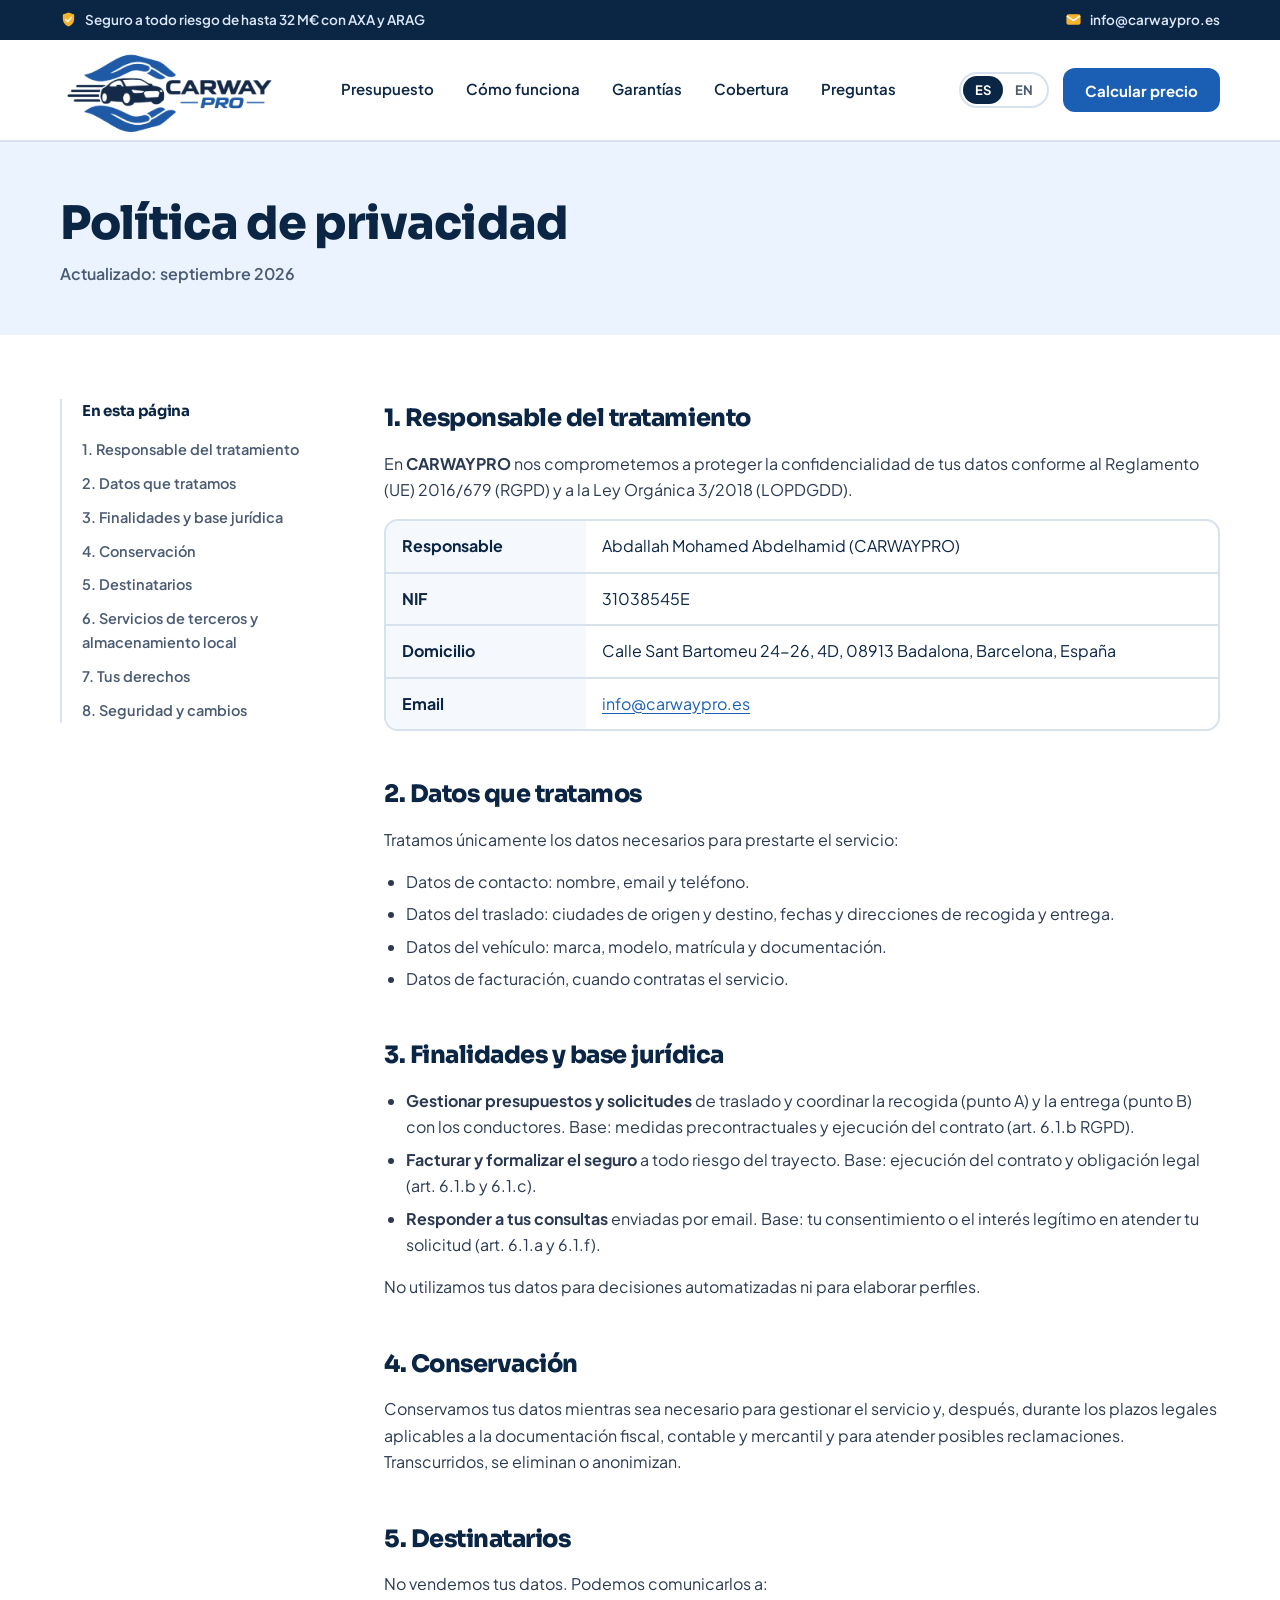
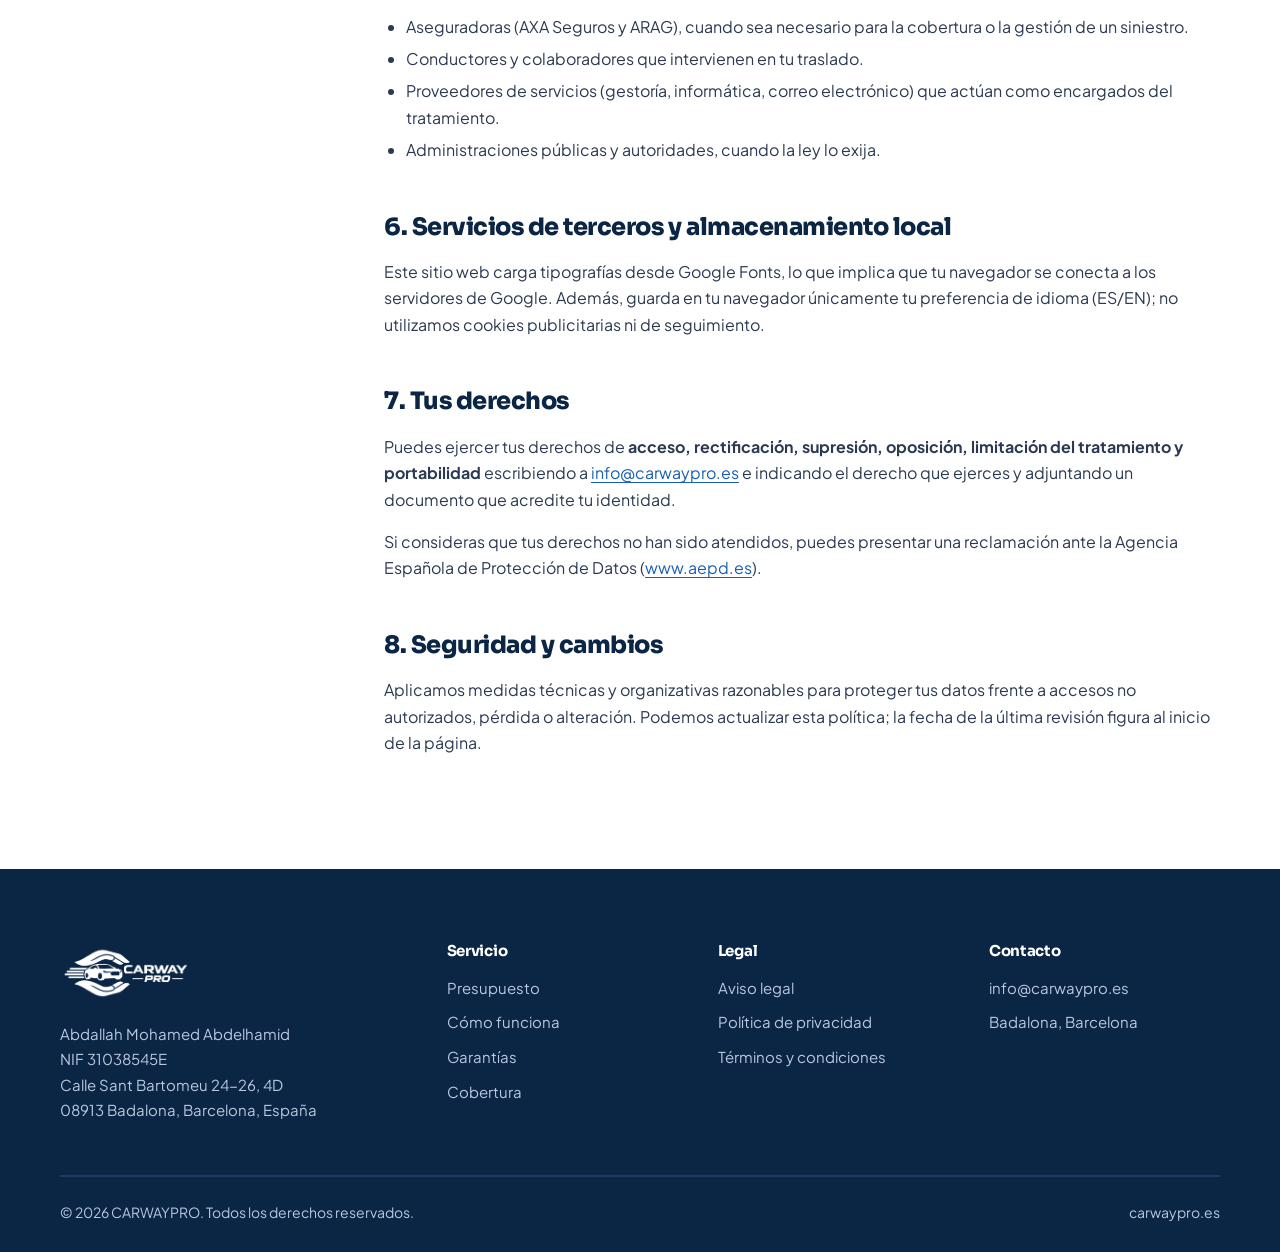
<file: politica-privacidad.html>
<!DOCTYPE html>
<html lang="es" data-lang="es" data-title-es="Política de privacidad | CARWAYPRO" data-title-en="Privacy policy | CARWAYPRO">
<head>
<meta charset="UTF-8">
<meta name="viewport" content="width=device-width, initial-scale=1.0">
<title>Política de privacidad | CARWAYPRO</title>
<meta name="description" content="Cómo CARWAYPRO recoge, utiliza y protege tus datos personales para el servicio de traslado de vehículos.">
<link rel="canonical" href="https://carwaypro.es/politica-privacidad.html">
<meta name="theme-color" content="#0B2545">
<link rel="icon" href="logo.png">
<meta property="og:title" content="Política de privacidad | CARWAYPRO">
<meta property="og:description" content="Cómo CARWAYPRO recoge, utiliza y protege tus datos personales para el servicio de traslado de vehículos.">
<meta property="og:type" content="website">
<meta property="og:url" content="https://carwaypro.es/politica-privacidad.html">
<meta property="og:image" content="https://carwaypro.es/logo.png">
<link rel="preconnect" href="https://fonts.googleapis.com">
<link rel="preconnect" href="https://fonts.gstatic.com" crossorigin>
<link href="https://fonts.googleapis.com/css2?family=Plus+Jakarta+Sans:wght@400;500;600;700&family=Sora:wght@600;700;800&display=swap" rel="stylesheet">
<link rel="stylesheet" href="styles.css">
</head>
<body>
<svg width="0" height="0" style="position:absolute" aria-hidden="true" focusable="false">
<defs>
<symbol id="i-check" viewBox="0 0 24 24"><circle cx="12" cy="12" r="11" fill="currentColor"/><path d="M7 12.5l3.2 3.2L17 9" fill="none" stroke="#fff" stroke-width="2.4" stroke-linecap="round" stroke-linejoin="round"/></symbol>
<symbol id="i-shield" viewBox="0 0 24 24"><path d="M12 2l8 3v6c0 5-3.4 9.3-8 11-4.6-1.7-8-6-8-11V5z" fill="currentColor"/><path d="M8 12l3 3 5-6" fill="none" stroke="#fff" stroke-width="2.2" stroke-linecap="round" stroke-linejoin="round"/></symbol>
<symbol id="i-camera" viewBox="0 0 24 24"><rect x="2" y="6" width="20" height="14" rx="3.5" fill="currentColor"/><rect x="8" y="3" width="8" height="4.5" rx="1.5" fill="currentColor"/><circle cx="12" cy="13" r="4.2" fill="#fff"/><circle cx="12" cy="13" r="2" fill="currentColor"/></symbol>
<symbol id="i-driver" viewBox="0 0 24 24"><circle cx="12" cy="12" r="10" fill="currentColor"/><circle cx="12" cy="12" r="3" fill="#fff"/><path d="M2.6 11h6.4M15 11h6.4M12 15v6.5" stroke="#fff" stroke-width="2.2" stroke-linecap="round"/></symbol>
<symbol id="i-clock" viewBox="0 0 24 24"><circle cx="12" cy="12" r="10" fill="currentColor"/><path d="M12 6.5V12l3.8 2.4" fill="none" stroke="#fff" stroke-width="2.2" stroke-linecap="round" stroke-linejoin="round"/></symbol>
<symbol id="i-pin" viewBox="0 0 24 24"><path d="M12 22s7-6.2 7-12a7 7 0 10-14 0c0 5.8 7 12 7 12z" fill="currentColor"/><circle cx="12" cy="10" r="2.6" fill="#fff"/></symbol>
<symbol id="i-swap" viewBox="0 0 24 24"><path d="M7 4L3 8l4 4M3 8h14M17 20l4-4-4-4M21 16H7" fill="none" stroke="currentColor" stroke-width="2.2" stroke-linecap="round" stroke-linejoin="round"/></symbol>
<symbol id="i-mail" viewBox="0 0 24 24"><rect x="2" y="4.5" width="20" height="15" rx="3" fill="currentColor"/><path d="M3.5 7.5L12 13.5l8.5-6" fill="none" stroke="#fff" stroke-width="2" stroke-linecap="round" stroke-linejoin="round"/></symbol>
<symbol id="i-menu" viewBox="0 0 24 24"><path d="M4 7h16M4 12h16M4 17h16" stroke="currentColor" stroke-width="2.4" stroke-linecap="round"/></symbol>
<symbol id="i-calc" viewBox="0 0 24 24"><path d="M5 12h14M13 6l6 6-6 6" fill="none" stroke="currentColor" stroke-width="2.4" stroke-linecap="round" stroke-linejoin="round"/></symbol>
<symbol id="ill-photo" viewBox="0 0 400 300" preserveAspectRatio="xMidYMid slice"><rect width="400" height="300" fill="#DCEBFB"/><circle cx="300" cy="90" r="34" fill="#F7B32B"/><path d="M0 240L110 130l70 80 60-60 160 130v20H0z" fill="#93B9E6"/><path d="M0 270l90-70 80 60 70-40 160 70v10H0z" fill="#B7D2F1"/><rect y="270" width="400" height="30" fill="#1D3557"/></symbol>
</defs></svg><a class="skip-link" href="#main"><span class="lang-es">Saltar al contenido</span><span class="lang-en">Skip to content</span></a>
<div class="topbar"><div class="wrap">
  <span class="topbar-item"><svg class="" aria-hidden="true"><use href="#i-shield"/></svg><span class="lang-es">Seguro a todo riesgo de hasta 32 M€ con AXA y ARAG</span><span class="lang-en">Fully comprehensive insurance up to €32M with AXA and ARAG</span></span>
  <a class="topbar-item topbar-mail" href="mailto:info@carwaypro.es"><svg class="" aria-hidden="true"><use href="#i-mail"/></svg> info@carwaypro.es</a>
</div></div>
<header class="site-header"><div class="wrap">
  <a class="brand" href="index.html" aria-label="CARWAYPRO"><img src="logo.png" alt="CARWAYPRO" width="160" height="54"></a>
  <nav class="nav" id="site-nav" aria-label="Principal"><a href="index.html#presupuesto"><span class="lang-es">Presupuesto</span><span class="lang-en">Quote</span></a><a href="index.html#como-funciona"><span class="lang-es">Cómo funciona</span><span class="lang-en">How it works</span></a><a href="index.html#garantias"><span class="lang-es">Garantías</span><span class="lang-en">Guarantees</span></a><a href="index.html#cobertura"><span class="lang-es">Cobertura</span><span class="lang-en">Coverage</span></a><a href="index.html#faq"><span class="lang-es">Preguntas</span><span class="lang-en">FAQ</span></a></nav>
  <div class="header-actions">
    <div class="lang-switch" role="group" aria-label="Language">
      <button type="button" data-set-lang="es" aria-pressed="true">ES</button>
      <button type="button" data-set-lang="en" aria-pressed="false">EN</button>
    </div>
    <a class="btn btn-primary btn-sm" href="index.html#presupuesto"><span class="lang-es">Calcular precio</span><span class="lang-en">Get a price</span></a>
    <button class="menu-toggle" type="button" aria-expanded="false" aria-controls="site-nav" data-aria-es="Abrir menú" data-aria-en="Open menu" aria-label="Abrir menú"><svg class="" aria-hidden="true"><use href="#i-menu"/></svg></button>
  </div>
</div></header>
<main id="main">
<section class="page-hero"><div class="wrap">
  <h1><span class="lang-es">Política de privacidad</span><span class="lang-en">Privacy policy</span></h1>
  <p><span class="lang-es">Actualizado: septiembre 2026</span><span class="lang-en">Updated: September 2026</span></p>
</div></section>
<div class="wrap legal">
  <aside class="toc" aria-label="Índice"><h2><span class="lang-es">En esta página</span><span class="lang-en">On this page</span></h2><ol><li><a href="#responsable"><span class="lang-es">1. Responsable del tratamiento</span><span class="lang-en">1. Data controller</span></a></li><li><a href="#datos"><span class="lang-es">2. Datos que tratamos</span><span class="lang-en">2. Data we process</span></a></li><li><a href="#finalidad"><span class="lang-es">3. Finalidades y base jurídica</span><span class="lang-en">3. Purposes and legal basis</span></a></li><li><a href="#conservacion"><span class="lang-es">4. Conservación</span><span class="lang-en">4. Retention</span></a></li><li><a href="#destinatarios"><span class="lang-es">5. Destinatarios</span><span class="lang-en">5. Recipients</span></a></li><li><a href="#terceros"><span class="lang-es">6. Servicios de terceros y almacenamiento local</span><span class="lang-en">6. Third-party services and local storage</span></a></li><li><a href="#derechos"><span class="lang-es">7. Tus derechos</span><span class="lang-en">7. Your rights</span></a></li><li><a href="#seguridad"><span class="lang-es">8. Seguridad y cambios</span><span class="lang-en">8. Security and changes</span></a></li></ol></aside>
  <article class="prose"><section id="responsable"><h2><span class="lang-es">1. Responsable del tratamiento</span><span class="lang-en">1. Data controller</span></h2><div class="lang-es"><p>En <strong>CARWAYPRO</strong> nos comprometemos a proteger la confidencialidad de tus datos conforme al Reglamento (UE) 2016/679 (RGPD) y a la Ley Orgánica 3/2018 (LOPDGDD).</p><dl class="info-table"><div class="info-row"><dt>Responsable</dt><dd>Abdallah Mohamed Abdelhamid (CARWAYPRO)</dd></div><div class="info-row"><dt>NIF</dt><dd>31038545E</dd></div><div class="info-row"><dt>Domicilio</dt><dd>Calle Sant Bartomeu 24-26, 4D, 08913 Badalona, Barcelona, España</dd></div><div class="info-row"><dt>Email</dt><dd><a href="mailto:info@carwaypro.es">info@carwaypro.es</a></dd></div></dl></div><div class="lang-en"><p>At <strong>CARWAYPRO</strong> we are committed to protecting the confidentiality of your data in line with Regulation (EU) 2016/679 (GDPR) and Spanish Organic Law 3/2018.</p><dl class="info-table"><div class="info-row"><dt>Controller</dt><dd>Abdallah Mohamed Abdelhamid (CARWAYPRO)</dd></div><div class="info-row"><dt>Tax ID (NIF)</dt><dd>31038545E</dd></div><div class="info-row"><dt>Address</dt><dd>Calle Sant Bartomeu 24-26, 4D, 08913 Badalona, Barcelona, Spain</dd></div><div class="info-row"><dt>Email</dt><dd><a href="mailto:info@carwaypro.es">info@carwaypro.es</a></dd></div></dl></div></section><section id="datos"><h2><span class="lang-es">2. Datos que tratamos</span><span class="lang-en">2. Data we process</span></h2><div class="lang-es"><p>Tratamos únicamente los datos necesarios para prestarte el servicio:</p><ul><li>Datos de contacto: nombre, email y teléfono.</li><li>Datos del traslado: ciudades de origen y destino, fechas y direcciones de recogida y entrega.</li><li>Datos del vehículo: marca, modelo, matrícula y documentación.</li><li>Datos de facturación, cuando contratas el servicio.</li></ul></div><div class="lang-en"><p>We only process the data needed to provide the service:</p><ul><li>Contact details: name, email and phone number.</li><li>Transfer details: origin and destination cities, dates and pick-up and delivery addresses.</li><li>Vehicle details: make, model, plate and documents.</li><li>Billing details, when you hire the service.</li></ul></div></section><section id="finalidad"><h2><span class="lang-es">3. Finalidades y base jurídica</span><span class="lang-en">3. Purposes and legal basis</span></h2><div class="lang-es"><ul><li><strong>Gestionar presupuestos y solicitudes</strong> de traslado y coordinar la recogida (punto A) y la entrega (punto B) con los conductores. Base: medidas precontractuales y ejecución del contrato (art. 6.1.b RGPD).</li><li><strong>Facturar y formalizar el seguro</strong> a todo riesgo del trayecto. Base: ejecución del contrato y obligación legal (art. 6.1.b y 6.1.c).</li><li><strong>Responder a tus consultas</strong> enviadas por email. Base: tu consentimiento o el interés legítimo en atender tu solicitud (art. 6.1.a y 6.1.f).</li></ul><p>No utilizamos tus datos para decisiones automatizadas ni para elaborar perfiles.</p></div><div class="lang-en"><ul><li><strong>Managing quotes and requests</strong> and coordinating pick-up (point A) and delivery (point B) with drivers. Basis: pre-contractual measures and performance of the contract (Art. 6.1.b GDPR).</li><li><strong>Invoicing and arranging the comprehensive insurance</strong> for the journey. Basis: performance of the contract and legal obligation (Art. 6.1.b and 6.1.c).</li><li><strong>Answering your enquiries</strong> sent by email. Basis: your consent or our legitimate interest in handling your request (Art. 6.1.a and 6.1.f).</li></ul><p>We do not use your data for automated decision-making or profiling.</p></div></section><section id="conservacion"><h2><span class="lang-es">4. Conservación</span><span class="lang-en">4. Retention</span></h2><div class="lang-es"><p>Conservamos tus datos mientras sea necesario para gestionar el servicio y, después, durante los plazos legales aplicables a la documentación fiscal, contable y mercantil y para atender posibles reclamaciones. Transcurridos, se eliminan o anonimizan.</p></div><div class="lang-en"><p>We keep your data for as long as needed to manage the service and, afterwards, for the legal periods that apply to tax, accounting and commercial records and to handle possible claims. After that, data is deleted or anonymised.</p></div></section><section id="destinatarios"><h2><span class="lang-es">5. Destinatarios</span><span class="lang-en">5. Recipients</span></h2><div class="lang-es"><p>No vendemos tus datos. Podemos comunicarlos a:</p><ul><li>Aseguradoras (AXA Seguros y ARAG), cuando sea necesario para la cobertura o la gestión de un siniestro.</li><li>Conductores y colaboradores que intervienen en tu traslado.</li><li>Proveedores de servicios (gestoría, informática, correo electrónico) que actúan como encargados del tratamiento.</li><li>Administraciones públicas y autoridades, cuando la ley lo exija.</li></ul></div><div class="lang-en"><p>We do not sell your data. We may share it with:</p><ul><li>Insurers (AXA Insurance and ARAG), when needed for cover or handling a claim.</li><li>Drivers and partners involved in your transfer.</li><li>Service providers (accounting, IT, email) acting as data processors.</li><li>Public authorities, where required by law.</li></ul></div></section><section id="terceros"><h2><span class="lang-es">6. Servicios de terceros y almacenamiento local</span><span class="lang-en">6. Third-party services and local storage</span></h2><div class="lang-es"><p>Este sitio web carga tipografías desde Google Fonts, lo que implica que tu navegador se conecta a los servidores de Google. Además, guarda en tu navegador únicamente tu preferencia de idioma (ES/EN); no utilizamos cookies publicitarias ni de seguimiento.</p></div><div class="lang-en"><p>This website loads fonts from Google Fonts, which means your browser connects to Google's servers. It also stores only your language preference (ES/EN) in your browser; we do not use advertising or tracking cookies.</p></div></section><section id="derechos"><h2><span class="lang-es">7. Tus derechos</span><span class="lang-en">7. Your rights</span></h2><div class="lang-es"><p>Puedes ejercer tus derechos de <strong>acceso, rectificación, supresión, oposición, limitación del tratamiento y portabilidad</strong> escribiendo a <a href="mailto:info@carwaypro.es">info@carwaypro.es</a> e indicando el derecho que ejerces y adjuntando un documento que acredite tu identidad.</p><p>Si consideras que tus derechos no han sido atendidos, puedes presentar una reclamación ante la Agencia Española de Protección de Datos (<a href="https://www.aepd.es" rel="noopener" target="_blank">www.aepd.es</a>).</p></div><div class="lang-en"><p>You may exercise your rights of <strong>access, rectification, erasure, objection, restriction of processing and portability</strong> by writing to <a href="mailto:info@carwaypro.es">info@carwaypro.es</a>, stating the right you wish to exercise and attaching proof of identity.</p><p>If you believe your rights have not been respected, you may lodge a complaint with the Spanish Data Protection Agency (<a href="https://www.aepd.es" rel="noopener" target="_blank">www.aepd.es</a>).</p></div></section><section id="seguridad"><h2><span class="lang-es">8. Seguridad y cambios</span><span class="lang-en">8. Security and changes</span></h2><div class="lang-es"><p>Aplicamos medidas técnicas y organizativas razonables para proteger tus datos frente a accesos no autorizados, pérdida o alteración. Podemos actualizar esta política; la fecha de la última revisión figura al inicio de la página.</p></div><div class="lang-en"><p>We apply reasonable technical and organisational measures to protect your data against unauthorised access, loss or alteration. We may update this policy; the date of the latest revision appears at the top of the page.</p></div></section></article>
</div>
</main>
<footer class="site-footer"><div class="wrap">
  <div class="footer-grid">
    <div class="footer-brand">
      <a href="index.html" aria-label="CARWAYPRO"><img src="logo.png" alt="CARWAYPRO" width="180" height="60"></a>
      <p class="lang-es">Abdallah Mohamed Abdelhamid<br>NIF 31038545E<br>Calle Sant Bartomeu 24-26, 4D<br>08913 Badalona, Barcelona, España</p><p class="lang-en">Abdallah Mohamed Abdelhamid<br>NIF 31038545E<br>Calle Sant Bartomeu 24-26, 4D<br>08913 Badalona, Barcelona, Spain</p>
    </div>
    <div>
      <h4><span class="lang-es">Servicio</span><span class="lang-en">Service</span></h4>
      <ul>
        <li><a href="index.html#presupuesto"><span class="lang-es">Presupuesto</span><span class="lang-en">Quote</span></a></li>
        <li><a href="index.html#como-funciona"><span class="lang-es">Cómo funciona</span><span class="lang-en">How it works</span></a></li>
        <li><a href="index.html#garantias"><span class="lang-es">Garantías</span><span class="lang-en">Guarantees</span></a></li>
        <li><a href="index.html#cobertura"><span class="lang-es">Cobertura</span><span class="lang-en">Coverage</span></a></li>
      </ul>
    </div>
    <div>
      <h4>Legal</h4>
      <ul>
        <li><a href="aviso-legal.html"><span class="lang-es">Aviso legal</span><span class="lang-en">Legal notice</span></a></li>
        <li><a href="politica-privacidad.html"><span class="lang-es">Política de privacidad</span><span class="lang-en">Privacy policy</span></a></li>
        <li><a href="terminos-condiciones.html"><span class="lang-es">Términos y condiciones</span><span class="lang-en">Terms and conditions</span></a></li>
      </ul>
    </div>
    <div>
      <h4><span class="lang-es">Contacto</span><span class="lang-en">Contact</span></h4>
      <ul>
        <li><a href="mailto:info@carwaypro.es">info@carwaypro.es</a></li>
        <li>Badalona, Barcelona</li>
      </ul>
    </div>
  </div>
  <div class="footer-bottom">
    <span>&copy; <span data-year>2026</span> CARWAYPRO. <span class="lang-es">Todos los derechos reservados.</span><span class="lang-en">All rights reserved.</span></span>
    <span>carwaypro.es</span>
  </div>
</div></footer>
<script src="main.js"></script>
</body>
</html>
</file>
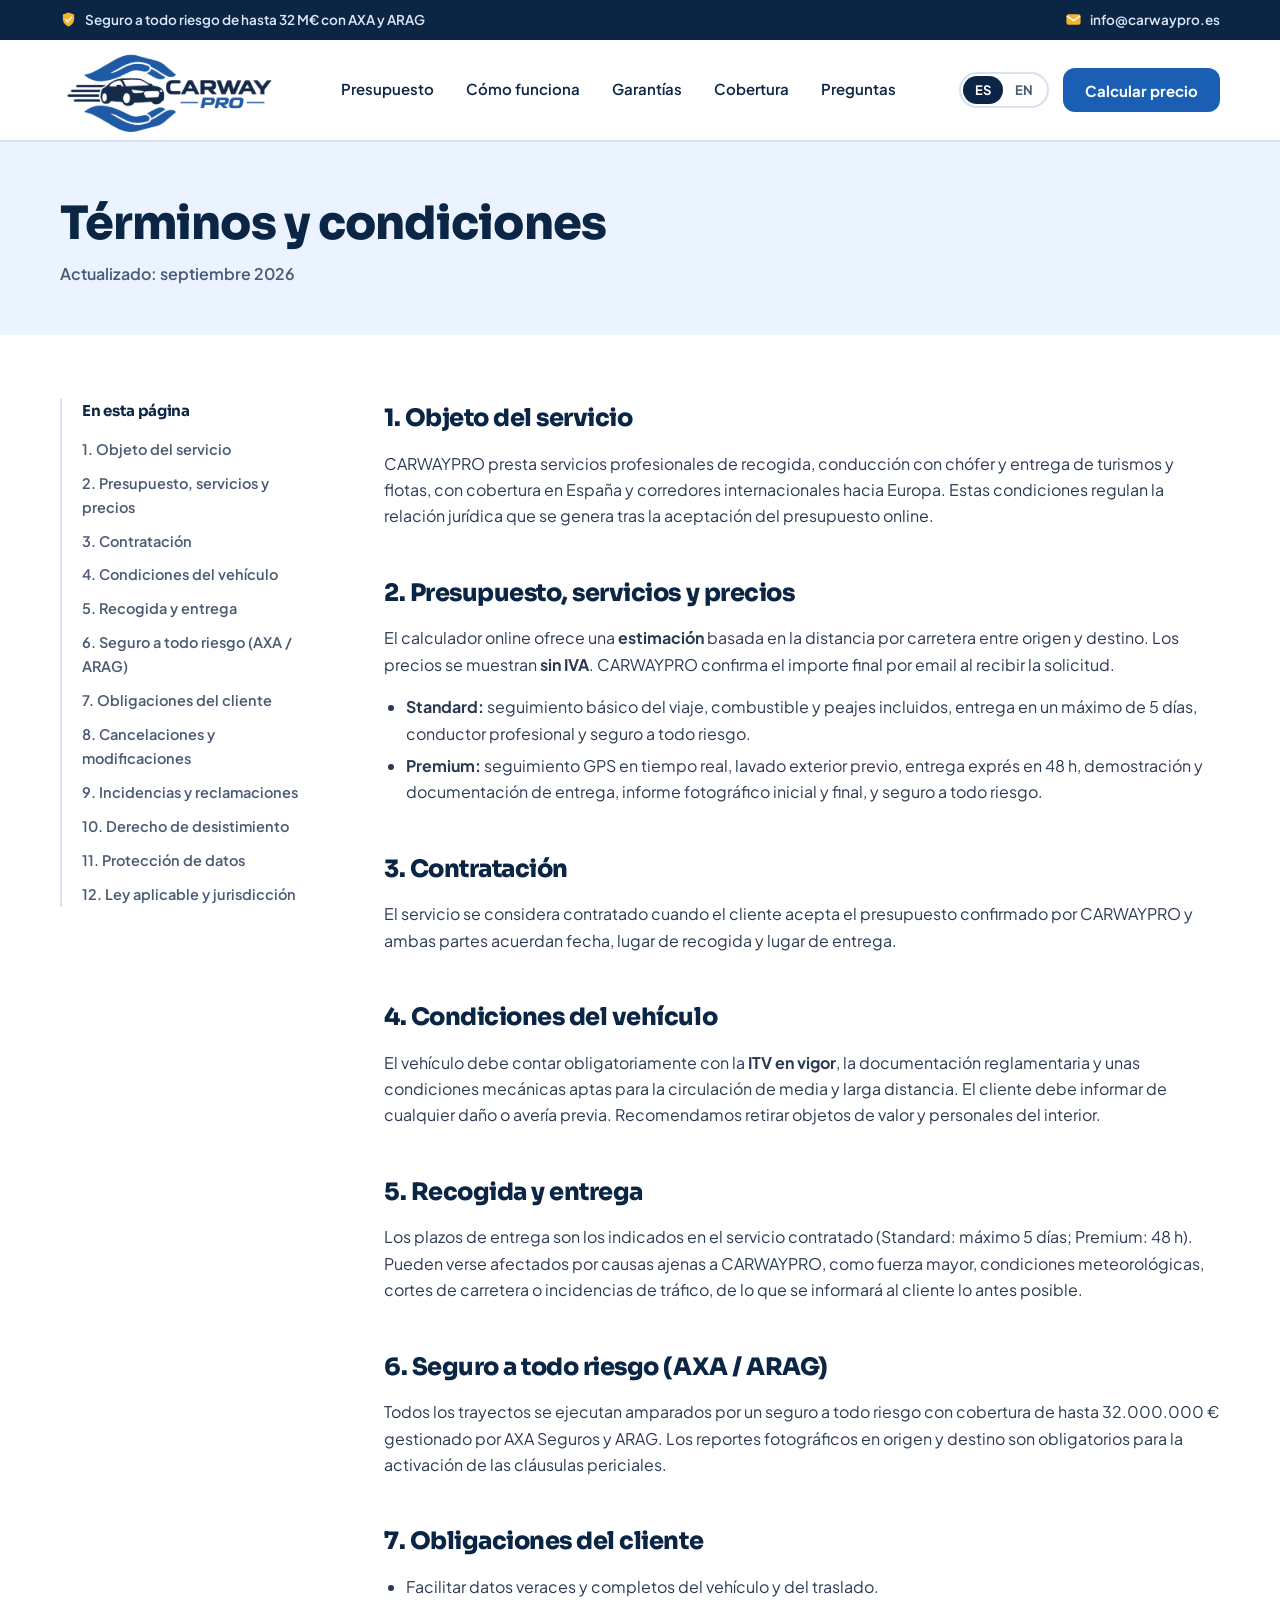
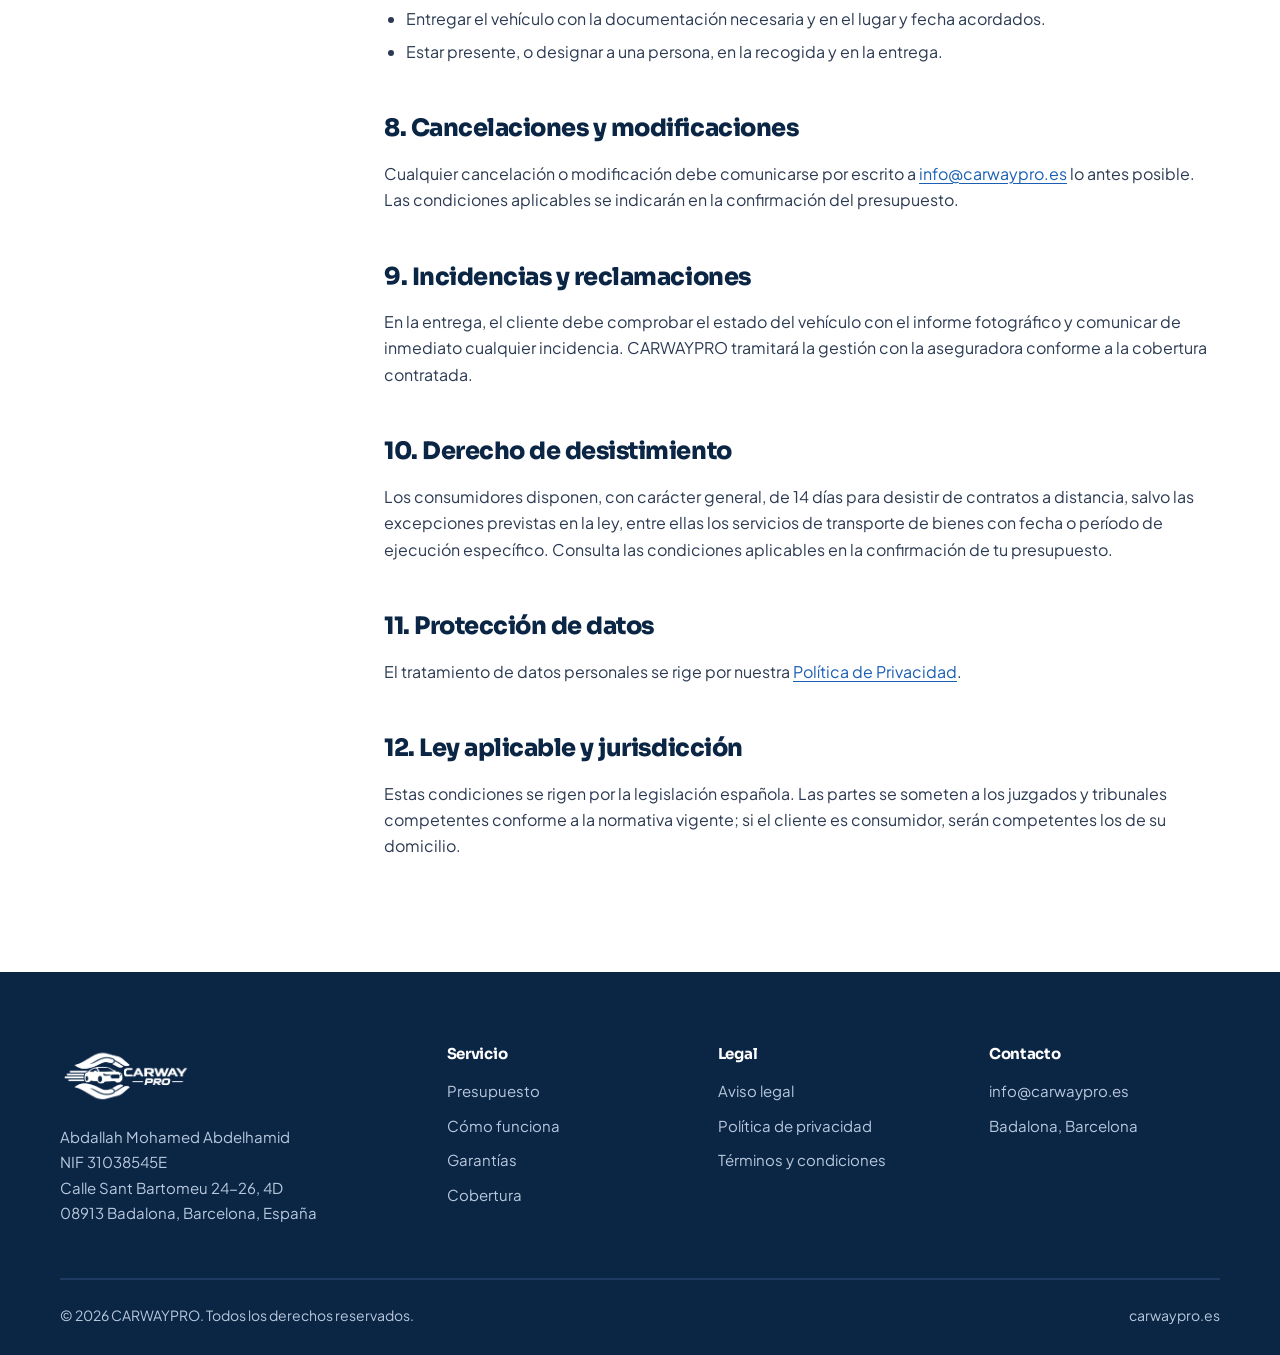
<file: terminos-condiciones.html>
<!DOCTYPE html>
<html lang="es" data-lang="es" data-title-es="Términos y condiciones | CARWAYPRO" data-title-en="Terms and conditions | CARWAYPRO">
<head>
<meta charset="UTF-8">
<meta name="viewport" content="width=device-width, initial-scale=1.0">
<title>Términos y condiciones | CARWAYPRO</title>
<meta name="description" content="Condiciones de contratación del servicio de traslado de vehículos de CARWAYPRO en España y Europa.">
<link rel="canonical" href="https://carwaypro.es/terminos-condiciones.html">
<meta name="theme-color" content="#0B2545">
<link rel="icon" href="logo.png">
<meta property="og:title" content="Términos y condiciones | CARWAYPRO">
<meta property="og:description" content="Condiciones de contratación del servicio de traslado de vehículos de CARWAYPRO en España y Europa.">
<meta property="og:type" content="website">
<meta property="og:url" content="https://carwaypro.es/terminos-condiciones.html">
<meta property="og:image" content="https://carwaypro.es/logo.png">
<link rel="preconnect" href="https://fonts.googleapis.com">
<link rel="preconnect" href="https://fonts.gstatic.com" crossorigin>
<link href="https://fonts.googleapis.com/css2?family=Plus+Jakarta+Sans:wght@400;500;600;700&family=Sora:wght@600;700;800&display=swap" rel="stylesheet">
<link rel="stylesheet" href="styles.css">
</head>
<body>
<svg width="0" height="0" style="position:absolute" aria-hidden="true" focusable="false">
<defs>
<symbol id="i-check" viewBox="0 0 24 24"><circle cx="12" cy="12" r="11" fill="currentColor"/><path d="M7 12.5l3.2 3.2L17 9" fill="none" stroke="#fff" stroke-width="2.4" stroke-linecap="round" stroke-linejoin="round"/></symbol>
<symbol id="i-shield" viewBox="0 0 24 24"><path d="M12 2l8 3v6c0 5-3.4 9.3-8 11-4.6-1.7-8-6-8-11V5z" fill="currentColor"/><path d="M8 12l3 3 5-6" fill="none" stroke="#fff" stroke-width="2.2" stroke-linecap="round" stroke-linejoin="round"/></symbol>
<symbol id="i-camera" viewBox="0 0 24 24"><rect x="2" y="6" width="20" height="14" rx="3.5" fill="currentColor"/><rect x="8" y="3" width="8" height="4.5" rx="1.5" fill="currentColor"/><circle cx="12" cy="13" r="4.2" fill="#fff"/><circle cx="12" cy="13" r="2" fill="currentColor"/></symbol>
<symbol id="i-driver" viewBox="0 0 24 24"><circle cx="12" cy="12" r="10" fill="currentColor"/><circle cx="12" cy="12" r="3" fill="#fff"/><path d="M2.6 11h6.4M15 11h6.4M12 15v6.5" stroke="#fff" stroke-width="2.2" stroke-linecap="round"/></symbol>
<symbol id="i-clock" viewBox="0 0 24 24"><circle cx="12" cy="12" r="10" fill="currentColor"/><path d="M12 6.5V12l3.8 2.4" fill="none" stroke="#fff" stroke-width="2.2" stroke-linecap="round" stroke-linejoin="round"/></symbol>
<symbol id="i-pin" viewBox="0 0 24 24"><path d="M12 22s7-6.2 7-12a7 7 0 10-14 0c0 5.8 7 12 7 12z" fill="currentColor"/><circle cx="12" cy="10" r="2.6" fill="#fff"/></symbol>
<symbol id="i-swap" viewBox="0 0 24 24"><path d="M7 4L3 8l4 4M3 8h14M17 20l4-4-4-4M21 16H7" fill="none" stroke="currentColor" stroke-width="2.2" stroke-linecap="round" stroke-linejoin="round"/></symbol>
<symbol id="i-mail" viewBox="0 0 24 24"><rect x="2" y="4.5" width="20" height="15" rx="3" fill="currentColor"/><path d="M3.5 7.5L12 13.5l8.5-6" fill="none" stroke="#fff" stroke-width="2" stroke-linecap="round" stroke-linejoin="round"/></symbol>
<symbol id="i-menu" viewBox="0 0 24 24"><path d="M4 7h16M4 12h16M4 17h16" stroke="currentColor" stroke-width="2.4" stroke-linecap="round"/></symbol>
<symbol id="i-calc" viewBox="0 0 24 24"><path d="M5 12h14M13 6l6 6-6 6" fill="none" stroke="currentColor" stroke-width="2.4" stroke-linecap="round" stroke-linejoin="round"/></symbol>
<symbol id="ill-photo" viewBox="0 0 400 300" preserveAspectRatio="xMidYMid slice"><rect width="400" height="300" fill="#DCEBFB"/><circle cx="300" cy="90" r="34" fill="#F7B32B"/><path d="M0 240L110 130l70 80 60-60 160 130v20H0z" fill="#93B9E6"/><path d="M0 270l90-70 80 60 70-40 160 70v10H0z" fill="#B7D2F1"/><rect y="270" width="400" height="30" fill="#1D3557"/></symbol>
</defs></svg><a class="skip-link" href="#main"><span class="lang-es">Saltar al contenido</span><span class="lang-en">Skip to content</span></a>
<div class="topbar"><div class="wrap">
  <span class="topbar-item"><svg class="" aria-hidden="true"><use href="#i-shield"/></svg><span class="lang-es">Seguro a todo riesgo de hasta 32 M€ con AXA y ARAG</span><span class="lang-en">Fully comprehensive insurance up to €32M with AXA and ARAG</span></span>
  <a class="topbar-item topbar-mail" href="mailto:info@carwaypro.es"><svg class="" aria-hidden="true"><use href="#i-mail"/></svg> info@carwaypro.es</a>
</div></div>
<header class="site-header"><div class="wrap">
  <a class="brand" href="index.html" aria-label="CARWAYPRO"><img src="logo.png" alt="CARWAYPRO" width="160" height="54"></a>
  <nav class="nav" id="site-nav" aria-label="Principal"><a href="index.html#presupuesto"><span class="lang-es">Presupuesto</span><span class="lang-en">Quote</span></a><a href="index.html#como-funciona"><span class="lang-es">Cómo funciona</span><span class="lang-en">How it works</span></a><a href="index.html#garantias"><span class="lang-es">Garantías</span><span class="lang-en">Guarantees</span></a><a href="index.html#cobertura"><span class="lang-es">Cobertura</span><span class="lang-en">Coverage</span></a><a href="index.html#faq"><span class="lang-es">Preguntas</span><span class="lang-en">FAQ</span></a></nav>
  <div class="header-actions">
    <div class="lang-switch" role="group" aria-label="Language">
      <button type="button" data-set-lang="es" aria-pressed="true">ES</button>
      <button type="button" data-set-lang="en" aria-pressed="false">EN</button>
    </div>
    <a class="btn btn-primary btn-sm" href="index.html#presupuesto"><span class="lang-es">Calcular precio</span><span class="lang-en">Get a price</span></a>
    <button class="menu-toggle" type="button" aria-expanded="false" aria-controls="site-nav" data-aria-es="Abrir menú" data-aria-en="Open menu" aria-label="Abrir menú"><svg class="" aria-hidden="true"><use href="#i-menu"/></svg></button>
  </div>
</div></header>
<main id="main">
<section class="page-hero"><div class="wrap">
  <h1><span class="lang-es">Términos y condiciones</span><span class="lang-en">Terms and conditions</span></h1>
  <p><span class="lang-es">Actualizado: septiembre 2026</span><span class="lang-en">Updated: September 2026</span></p>
</div></section>
<div class="wrap legal">
  <aside class="toc" aria-label="Índice"><h2><span class="lang-es">En esta página</span><span class="lang-en">On this page</span></h2><ol><li><a href="#objeto"><span class="lang-es">1. Objeto del servicio</span><span class="lang-en">1. Purpose of the service</span></a></li><li><a href="#precios"><span class="lang-es">2. Presupuesto, servicios y precios</span><span class="lang-en">2. Quotes, services and prices</span></a></li><li><a href="#contratacion"><span class="lang-es">3. Contratación</span><span class="lang-en">3. Booking</span></a></li><li><a href="#vehiculo"><span class="lang-es">4. Condiciones del vehículo</span><span class="lang-en">4. Vehicle conditions</span></a></li><li><a href="#entrega"><span class="lang-es">5. Recogida y entrega</span><span class="lang-en">5. Pick-up and delivery</span></a></li><li><a href="#seguro"><span class="lang-es">6. Seguro a todo riesgo (AXA / ARAG)</span><span class="lang-en">6. Comprehensive insurance (AXA / ARAG)</span></a></li><li><a href="#cliente"><span class="lang-es">7. Obligaciones del cliente</span><span class="lang-en">7. Customer obligations</span></a></li><li><a href="#cancelacion"><span class="lang-es">8. Cancelaciones y modificaciones</span><span class="lang-en">8. Cancellations and changes</span></a></li><li><a href="#incidencias"><span class="lang-es">9. Incidencias y reclamaciones</span><span class="lang-en">9. Incidents and claims</span></a></li><li><a href="#desistimiento"><span class="lang-es">10. Derecho de desistimiento</span><span class="lang-en">10. Right of withdrawal</span></a></li><li><a href="#datos"><span class="lang-es">11. Protección de datos</span><span class="lang-en">11. Data protection</span></a></li><li><a href="#ley"><span class="lang-es">12. Ley aplicable y jurisdicción</span><span class="lang-en">12. Governing law and jurisdiction</span></a></li></ol></aside>
  <article class="prose"><section id="objeto"><h2><span class="lang-es">1. Objeto del servicio</span><span class="lang-en">1. Purpose of the service</span></h2><div class="lang-es"><p>CARWAYPRO presta servicios profesionales de recogida, conducción con chófer y entrega de turismos y flotas, con cobertura en España y corredores internacionales hacia Europa. Estas condiciones regulan la relación jurídica que se genera tras la aceptación del presupuesto online.</p></div><div class="lang-en"><p>CARWAYPRO provides professional collection, chauffeur-driven transport and delivery of private vehicles and fleets across Spain and international routes to Europe. These terms govern the legal relationship created when an online quote is accepted.</p></div></section><section id="precios"><h2><span class="lang-es">2. Presupuesto, servicios y precios</span><span class="lang-en">2. Quotes, services and prices</span></h2><div class="lang-es"><p>El calculador online ofrece una <strong>estimación</strong> basada en la distancia por carretera entre origen y destino. Los precios se muestran <strong>sin IVA</strong>. CARWAYPRO confirma el importe final por email al recibir la solicitud.</p><ul><li><strong>Standard:</strong> seguimiento básico del viaje, combustible y peajes incluidos, entrega en un máximo de 5 días, conductor profesional y seguro a todo riesgo.</li><li><strong>Premium:</strong> seguimiento GPS en tiempo real, lavado exterior previo, entrega exprés en 48 h, demostración y documentación de entrega, informe fotográfico inicial y final, y seguro a todo riesgo.</li></ul></div><div class="lang-en"><p>The online calculator provides an <strong>estimate</strong> based on the road distance between origin and destination. Prices are shown <strong>excluding VAT</strong>. CARWAYPRO confirms the final amount by email once the request is received.</p><ul><li><strong>Standard:</strong> basic trip tracking, fuel and tolls included, delivery within 5 days, professional driver and comprehensive insurance.</li><li><strong>Premium:</strong> real-time GPS tracking, exterior wash beforehand, 48-hour express delivery, handover demo and documentation, initial and final photo report, and comprehensive insurance.</li></ul></div></section><section id="contratacion"><h2><span class="lang-es">3. Contratación</span><span class="lang-en">3. Booking</span></h2><div class="lang-es"><p>El servicio se considera contratado cuando el cliente acepta el presupuesto confirmado por CARWAYPRO y ambas partes acuerdan fecha, lugar de recogida y lugar de entrega.</p></div><div class="lang-en"><p>The service is considered booked when the customer accepts the quote confirmed by CARWAYPRO and both parties agree the date, pick-up location and delivery location.</p></div></section><section id="vehiculo"><h2><span class="lang-es">4. Condiciones del vehículo</span><span class="lang-en">4. Vehicle conditions</span></h2><div class="lang-es"><p>El vehículo debe contar obligatoriamente con la <strong>ITV en vigor</strong>, la documentación reglamentaria y unas condiciones mecánicas aptas para la circulación de media y larga distancia. El cliente debe informar de cualquier daño o avería previa. Recomendamos retirar objetos de valor y personales del interior.</p></div><div class="lang-en"><p>The vehicle must have a <strong>valid MOT/ITV certificate</strong>, the required documents and mechanical conditions fit for medium and long-distance driving. The customer must disclose any existing damage or fault. We recommend removing valuables and personal items from the vehicle.</p></div></section><section id="entrega"><h2><span class="lang-es">5. Recogida y entrega</span><span class="lang-en">5. Pick-up and delivery</span></h2><div class="lang-es"><p>Los plazos de entrega son los indicados en el servicio contratado (Standard: máximo 5 días; Premium: 48 h). Pueden verse afectados por causas ajenas a CARWAYPRO, como fuerza mayor, condiciones meteorológicas, cortes de carretera o incidencias de tráfico, de lo que se informará al cliente lo antes posible.</p></div><div class="lang-en"><p>Delivery times are those stated in the contracted service (Standard: up to 5 days; Premium: 48 h). They may be affected by causes beyond CARWAYPRO's control, such as force majeure, weather, road closures or traffic incidents, and the customer will be informed as soon as possible.</p></div></section><section id="seguro"><h2><span class="lang-es">6. Seguro a todo riesgo (AXA / ARAG)</span><span class="lang-en">6. Comprehensive insurance (AXA / ARAG)</span></h2><div class="lang-es"><p>Todos los trayectos se ejecutan amparados por un seguro a todo riesgo con cobertura de hasta 32.000.000 € gestionado por AXA Seguros y ARAG. Los reportes fotográficos en origen y destino son obligatorios para la activación de las cláusulas periciales.</p></div><div class="lang-en"><p>All journeys are protected by a fully comprehensive insurance policy with coverage of up to €32,000,000, underwritten by AXA Insurance and ARAG. Photographic reports at origin and destination are mandatory for the activation of expert-assessment clauses.</p></div></section><section id="cliente"><h2><span class="lang-es">7. Obligaciones del cliente</span><span class="lang-en">7. Customer obligations</span></h2><div class="lang-es"><ul><li>Facilitar datos veraces y completos del vehículo y del traslado.</li><li>Entregar el vehículo con la documentación necesaria y en el lugar y fecha acordados.</li><li>Estar presente, o designar a una persona, en la recogida y en la entrega.</li></ul></div><div class="lang-en"><ul><li>Provide truthful and complete vehicle and transfer details.</li><li>Hand over the vehicle with the necessary documents at the agreed place and date.</li><li>Be present, or appoint a representative, at pick-up and delivery.</li></ul></div></section><section id="cancelacion"><h2><span class="lang-es">8. Cancelaciones y modificaciones</span><span class="lang-en">8. Cancellations and changes</span></h2><div class="lang-es"><p>Cualquier cancelación o modificación debe comunicarse por escrito a <a href="mailto:info@carwaypro.es">info@carwaypro.es</a> lo antes posible. Las condiciones aplicables se indicarán en la confirmación del presupuesto.</p></div><div class="lang-en"><p>Any cancellation or change must be notified in writing to <a href="mailto:info@carwaypro.es">info@carwaypro.es</a> as soon as possible. The applicable conditions will be stated in the quote confirmation.</p></div></section><section id="incidencias"><h2><span class="lang-es">9. Incidencias y reclamaciones</span><span class="lang-en">9. Incidents and claims</span></h2><div class="lang-es"><p>En la entrega, el cliente debe comprobar el estado del vehículo con el informe fotográfico y comunicar de inmediato cualquier incidencia. CARWAYPRO tramitará la gestión con la aseguradora conforme a la cobertura contratada.</p></div><div class="lang-en"><p>At delivery, the customer must check the vehicle's condition against the photo report and report any incident immediately. CARWAYPRO will handle the matter with the insurer in accordance with the contracted cover.</p></div></section><section id="desistimiento"><h2><span class="lang-es">10. Derecho de desistimiento</span><span class="lang-en">10. Right of withdrawal</span></h2><div class="lang-es"><p>Los consumidores disponen, con carácter general, de 14 días para desistir de contratos a distancia, salvo las excepciones previstas en la ley, entre ellas los servicios de transporte de bienes con fecha o período de ejecución específico. Consulta las condiciones aplicables en la confirmación de tu presupuesto.</p></div><div class="lang-en"><p>Consumers generally have 14 days to withdraw from distance contracts, except for the exceptions provided by law, including transport services with a specific date or period of performance. Check the applicable conditions in your quote confirmation.</p></div></section><section id="datos"><h2><span class="lang-es">11. Protección de datos</span><span class="lang-en">11. Data protection</span></h2><div class="lang-es"><p>El tratamiento de datos personales se rige por nuestra <a href="politica-privacidad.html">Política de Privacidad</a>.</p></div><div class="lang-en"><p>Personal data is processed in accordance with our <a href="politica-privacidad.html">Privacy Policy</a>.</p></div></section><section id="ley"><h2><span class="lang-es">12. Ley aplicable y jurisdicción</span><span class="lang-en">12. Governing law and jurisdiction</span></h2><div class="lang-es"><p>Estas condiciones se rigen por la legislación española. Las partes se someten a los juzgados y tribunales competentes conforme a la normativa vigente; si el cliente es consumidor, serán competentes los de su domicilio.</p></div><div class="lang-en"><p>These terms are governed by Spanish law. The parties submit to the courts competent under applicable regulations; if the customer is a consumer, the courts of their place of residence will be competent.</p></div></section></article>
</div>
</main>
<footer class="site-footer"><div class="wrap">
  <div class="footer-grid">
    <div class="footer-brand">
      <a href="index.html" aria-label="CARWAYPRO"><img src="logo.png" alt="CARWAYPRO" width="180" height="60"></a>
      <p class="lang-es">Abdallah Mohamed Abdelhamid<br>NIF 31038545E<br>Calle Sant Bartomeu 24-26, 4D<br>08913 Badalona, Barcelona, España</p><p class="lang-en">Abdallah Mohamed Abdelhamid<br>NIF 31038545E<br>Calle Sant Bartomeu 24-26, 4D<br>08913 Badalona, Barcelona, Spain</p>
    </div>
    <div>
      <h4><span class="lang-es">Servicio</span><span class="lang-en">Service</span></h4>
      <ul>
        <li><a href="index.html#presupuesto"><span class="lang-es">Presupuesto</span><span class="lang-en">Quote</span></a></li>
        <li><a href="index.html#como-funciona"><span class="lang-es">Cómo funciona</span><span class="lang-en">How it works</span></a></li>
        <li><a href="index.html#garantias"><span class="lang-es">Garantías</span><span class="lang-en">Guarantees</span></a></li>
        <li><a href="index.html#cobertura"><span class="lang-es">Cobertura</span><span class="lang-en">Coverage</span></a></li>
      </ul>
    </div>
    <div>
      <h4>Legal</h4>
      <ul>
        <li><a href="aviso-legal.html"><span class="lang-es">Aviso legal</span><span class="lang-en">Legal notice</span></a></li>
        <li><a href="politica-privacidad.html"><span class="lang-es">Política de privacidad</span><span class="lang-en">Privacy policy</span></a></li>
        <li><a href="terminos-condiciones.html"><span class="lang-es">Términos y condiciones</span><span class="lang-en">Terms and conditions</span></a></li>
      </ul>
    </div>
    <div>
      <h4><span class="lang-es">Contacto</span><span class="lang-en">Contact</span></h4>
      <ul>
        <li><a href="mailto:info@carwaypro.es">info@carwaypro.es</a></li>
        <li>Badalona, Barcelona</li>
      </ul>
    </div>
  </div>
  <div class="footer-bottom">
    <span>&copy; <span data-year>2026</span> CARWAYPRO. <span class="lang-es">Todos los derechos reservados.</span><span class="lang-en">All rights reserved.</span></span>
    <span>carwaypro.es</span>
  </div>
</div></footer>
<script src="main.js"></script>
</body>
</html>
</file>
<file: styles.css>
/* ==========================================================================
   CARWAYPRO — flat-art design system
   Solid colours, hard edges, no gradients, no blurred shadows.
   ========================================================================== */

:root {
  --navy: #0B2545;
  --navy-2: #13315C;
  --blue: #1A5FB4;
  --blue-d: #154E93;
  --sky: #EAF3FF;
  --sky-2: #D3E5FB;
  --amber: #F7B32B;
  --green: #12A36B;
  --ink: #0B2545;
  --muted: #4A5B73;
  --line: #D8E2EE;
  --bg: #F5F8FC;
  --white: #FFFFFF;
  --max: 1160px;
  --r-lg: 20px;
  --r-md: 14px;
  --font-d: 'Sora', 'Segoe UI', system-ui, sans-serif;
  --font-b: 'Plus Jakarta Sans', 'Segoe UI', system-ui, sans-serif;
}

/* ---------- Base ---------- */
*, *::before, *::after { box-sizing: border-box; }
html { scroll-behavior: smooth; -webkit-text-size-adjust: 100%; }
body { margin: 0; background: var(--white); color: var(--ink); font: 400 16px/1.65 var(--font-b); -webkit-font-smoothing: antialiased; overflow-x: hidden; }
img, svg { display: block; max-width: 100%; }
h1, h2, h3, h4 { font-family: var(--font-d); color: var(--navy); margin: 0; letter-spacing: -0.02em; }
p { margin: 0; }
a { color: inherit; text-decoration: none; }
:focus-visible { outline: 3px solid #6FA8F0; outline-offset: 3px; border-radius: 6px; }
.wrap { width: min(var(--max), 100% - 48px); margin-inline: auto; }
[id] { scroll-margin-top: 96px; }

[data-lang="es"] .lang-en { display: none !important; }
[data-lang="en"] .lang-es { display: none !important; }

.sr-only { position: absolute; width: 1px; height: 1px; overflow: hidden; clip: rect(0 0 0 0); white-space: nowrap; }
.skip-link { position: absolute; left: 12px; top: -60px; background: var(--navy); color: #fff; padding: 10px 16px; border-radius: 8px; z-index: 100; font-weight: 700; }
.skip-link:focus { top: 12px; }

/* ---------- Top trust bar ---------- */
.topbar { background: var(--navy); color: #DCE8F7; font-size: 13.5px; font-weight: 600; }
.topbar .wrap { display: flex; justify-content: space-between; align-items: center; gap: 16px; min-height: 40px; }
.topbar-item { display: inline-flex; align-items: center; gap: 8px; }
.topbar svg { width: 17px; height: 17px; color: var(--amber); flex: none; }
.topbar a:hover { color: #fff; }

/* ---------- Header ---------- */
.site-header { position: sticky; top: 0; z-index: 50; background: #fff; border-bottom: 2px solid var(--line); }
.site-header .wrap { display: flex; align-items: center; gap: 32px; min-height: 78px; }
.brand { display: flex; align-items: center; flex: none; }
.brand img { height: 100px; width: auto; }
.nav { display: flex; gap: 28px; margin-inline: auto; }
.nav a { font-weight: 600; font-size: 15px; color: var(--navy); padding: 6px 2px; border-bottom: 2px solid transparent; transition: border-color .2s; }
.nav a:hover, .nav a[aria-current="page"] { border-color: var(--blue); }
.header-actions { display: flex; align-items: center; gap: 14px; }
.lang-switch { display: inline-flex; border: 2px solid var(--line); border-radius: 999px; padding: 2px; }
.lang-switch button { font: 700 13px var(--font-b); border: 0; background: none; padding: 6px 12px; border-radius: 999px; cursor: pointer; color: var(--muted); }
.lang-switch button[aria-pressed="true"] { background: var(--navy); color: #fff; }
.menu-toggle { display: none; width: 46px; height: 46px; border: 2px solid var(--line); background: #fff; border-radius: 12px; cursor: pointer; color: var(--navy); place-items: center; }
.menu-toggle svg { width: 22px; height: 22px; }

/* ---------- Buttons ---------- */
.btn { display: inline-flex; align-items: center; justify-content: center; gap: 10px; min-height: 52px; padding: 0 26px; border-radius: 12px; font: 700 16px var(--font-b); border: 2px solid transparent; cursor: pointer; text-align: center; transition: background-color .2s, border-color .2s, color .2s; }
.btn svg { width: 20px; height: 20px; flex: none; }
.btn-sm { min-height: 44px; padding: 0 20px; font-size: 15px; }
.btn-primary { background: var(--blue); color: #fff; }
.btn-primary:hover { background: var(--blue-d); }
.btn-ghost { border-color: var(--navy); color: var(--navy); background: transparent; }
.btn-ghost:hover { background: var(--navy); color: #fff; }
.btn-light { background: #fff; color: var(--navy); }
.btn-light:hover { background: var(--sky-2); }
.btn-outline-light { border-color: rgba(255,255,255,.45); color: #fff; }
.btn-outline-light:hover { background: #fff; color: var(--navy); }
.btn-amber { background: var(--amber); color: var(--navy); }
.btn-amber:hover { background: #E9A517; }
.btn[aria-disabled="true"] { opacity: .45; pointer-events: none; }
.btn-block { width: 100%; }

/* ---------- Hero ---------- */
.hero { background: var(--sky); padding: 64px 0 140px; overflow: hidden; }
.hero-grid { display: grid; grid-template-columns: 1.05fr .95fr; gap: 56px; align-items: center; }
.hero h1 { font-size: clamp(34px, 4.6vw, 56px); line-height: 1.08; font-weight: 800; }
.hero .lead { margin-top: 20px; font-size: 18px; color: var(--muted); max-width: 52ch; }
.hero-cta { display: flex; flex-wrap: wrap; gap: 14px; margin-top: 32px; }
.checks { list-style: none; padding: 0; margin: 32px 0 0; display: grid; gap: 12px; }
.checks li { display: flex; align-items: center; gap: 12px; font-weight: 600; color: var(--navy); }
.checks svg { width: 22px; height: 22px; color: var(--green); flex: none; }

/* Image slots (drop your photo <img> inside) */
.hero-media { position: relative; }
.media-slot { position: relative; overflow: hidden; border-radius: var(--r-lg); background: var(--sky-2); border: 2px solid var(--navy); aspect-ratio: 4 / 3.4; }
.media-slot.ratio-45 { aspect-ratio: 4 / 5; }
.media-slot.ratio-43 { aspect-ratio: 4 / 3; }
.media-slot > .media-art { position: absolute; inset: 0; width: 100%; height: 100%; }
.media-slot > img { position: absolute; inset: 0; width: 100%; height: 100%; object-fit: cover; z-index: 1; }
body.show-slots .media-slot::after { content: attr(data-label); position: absolute; left: 12px; bottom: 12px; z-index: 2; background: var(--amber); color: var(--navy); font: 700 12px var(--font-b); padding: 6px 10px; border-radius: 8px; }

.float-badge { position: absolute; z-index: 3; display: flex; align-items: center; gap: 12px; background: #fff; border: 2px solid var(--navy); border-radius: 14px; padding: 12px 16px; font-weight: 700; font-size: 14px; color: var(--navy); line-height: 1.3; }
.float-badge small { display: block; font-weight: 500; color: var(--muted); font-size: 12.5px; }
.float-badge svg { width: 34px; height: 34px; flex: none; }
.fb-1 { left: -24px; top: 32px; }
.fb-1 svg { color: var(--green); }
.fb-2 { right: -14px; bottom: -22px; }
.fb-2 svg { color: var(--blue); }

/* One orchestrated moment: the car drives in once */
@keyframes drive-in { from { transform: translateX(-90px); opacity: 0; } to { transform: translateX(0); opacity: 1; } }
.hero-car { animation: drive-in 1.1s cubic-bezier(.2,.8,.2,1) .2s both; }

/* ---------- Quote bar ---------- */
.quote-bar { position: relative; z-index: 5; margin-top: -88px; }
.quote-card { background: #fff; border: 2px solid var(--navy); border-radius: var(--r-lg); padding: 26px; box-shadow: 0 8px 0 var(--sky-2); }
.quote-title { display: flex; justify-content: space-between; align-items: baseline; flex-wrap: wrap; gap: 6px 20px; margin-bottom: 18px; }
.quote-title h2 { font-size: 22px; }
.quote-title p { color: var(--muted); font-size: 15px; }
.quote-grid { display: grid; grid-template-columns: 1fr 48px 1fr 170px auto; gap: 12px; align-items: end; }
.field label { display: block; font-size: 13px; font-weight: 700; color: var(--muted); margin-bottom: 6px; }
.input { position: relative; }
.input svg { position: absolute; left: 14px; top: 50%; translate: 0 -50%; width: 20px; height: 20px; color: var(--blue); pointer-events: none; }
.input input { width: 100%; height: 56px; padding: 0 14px 0 44px; border: 2px solid var(--line); border-radius: 12px; font: 600 16px var(--font-b); color: var(--navy); background: #fff; }
.input input.plain { padding-left: 14px; }
.input input::placeholder { color: #8797AD; font-weight: 500; }
.input input:hover { border-color: #B8C9DD; }
.input input:focus { outline: none; border-color: var(--blue); box-shadow: 0 0 0 4px var(--sky-2); }
.input input[readonly] { background: var(--bg); color: var(--navy); cursor: default; }
.swap { height: 56px; width: 48px; border: 2px solid var(--line); background: #fff; border-radius: 12px; cursor: pointer; color: var(--blue); display: grid; place-items: center; }
.swap svg { width: 22px; height: 22px; }
.swap:hover { border-color: var(--blue); background: var(--sky); }
.quote-grid .btn { height: 56px; }
.quote-msg { min-height: 24px; margin-top: 14px; font-size: 14.5px; font-weight: 600; color: var(--muted); }
.quote-msg.error { color: #B42318; }
.quote-msg.ok { color: #0B7A50; }

/* ---------- Sections ---------- */
.section { padding: 96px 0; }
.section.tint { background: var(--bg); }
.section-head { max-width: 660px; margin-bottom: 44px; }
.section-head h2, .split h2, .faq h2 { font-size: clamp(28px, 3.4vw, 40px); line-height: 1.15; font-weight: 800; }
.section-head p, .lead-p { margin-top: 14px; color: var(--muted); font-size: 18px; }

/* ---------- Plans ---------- */
.plans { display: grid; grid-template-columns: repeat(2, 1fr); gap: 28px; }
.plan { position: relative; display: flex; flex-direction: column; background: #fff; border: 2px solid var(--line); border-radius: var(--r-lg); padding: 32px; }
.plan h3 { font-size: 24px; font-weight: 800; }
.plan .tagline { margin-top: 6px; color: var(--muted); }
.plan-price { margin: 24px 0; padding: 20px 22px; border-radius: var(--r-md); background: var(--bg); display: flex; align-items: baseline; flex-wrap: wrap; gap: 4px 10px; }
.plan-price .amount { font: 800 44px/1 var(--font-d); letter-spacing: -0.03em; color: var(--navy); }
.plan-price .tax { font-weight: 700; color: var(--muted); }
.plan-price .note { flex-basis: 100%; font-size: 13.5px; color: var(--muted); margin-top: 6px; }
.plan:not(.is-empty) .note { display: none; }
.plan.is-empty .amount { color: #9AA9BC; }
.plan ul { list-style: none; padding: 0; margin: 0 0 28px; display: grid; gap: 13px; flex: 1; align-content: start; }
.plan li { display: flex; gap: 12px; align-items: flex-start; font-weight: 600; font-size: 15.5px; }
.plan li svg { width: 22px; height: 22px; color: var(--green); flex: none; margin-top: 1px; }
.plan-premium { background: var(--navy); border-color: var(--navy); color: #DCE8F7; }
.plan-premium h3, .plan-premium .amount { color: #fff; }
.plan-premium .tagline, .plan-premium .tax, .plan-premium .note { color: #B9C9DD; }
.plan-premium .plan-price { background: var(--navy-2); }
.plan-premium.is-empty .amount { color: #6F86A6; }
.plan-premium li svg { color: var(--amber); }
.plan-flag { position: absolute; top: -15px; right: 28px; background: var(--amber); color: var(--navy); font-weight: 700; font-size: 13px; padding: 6px 14px; border-radius: 999px; }
.plans-foot { margin-top: 24px; color: var(--muted); font-size: 14.5px; }

/* ---------- Split layout, steps ---------- */
.split { display: grid; grid-template-columns: .9fr 1.1fr; gap: 72px; align-items: center; }
.split.reverse { grid-template-columns: 1.1fr .9fr; }
.steps { list-style: none; margin: 32px 0 0; padding: 0; counter-reset: step; }
.steps li { position: relative; padding: 0 0 30px 68px; counter-increment: step; }
.steps li::before { content: counter(step); position: absolute; left: 0; top: 0; width: 44px; height: 44px; border-radius: 50%; background: var(--blue); color: #fff; font: 700 18px/44px var(--font-d); text-align: center; }
.steps li::after { content: ''; position: absolute; left: 21px; top: 52px; bottom: 8px; width: 2px; background: var(--sky-2); }
.steps li:last-child { padding-bottom: 0; }
.steps li:last-child::after { display: none; }
.steps h3 { font-size: 19px; font-weight: 700; padding-top: 8px; }
.steps p { color: var(--muted); margin-top: 4px; }

/* ---------- Guarantees ---------- */
.feature-grid { display: grid; grid-template-columns: 1fr 1fr; gap: 28px 32px; margin-top: 32px; }
.feature { display: flex; gap: 16px; }
.icon-tile { flex: none; width: 48px; height: 48px; border-radius: 12px; background: var(--sky); color: var(--blue); display: grid; place-items: center; }
.icon-tile svg { width: 26px; height: 26px; }
.tint .icon-tile { background: #fff; border: 2px solid var(--line); }
.feature h3 { font-size: 17px; font-weight: 700; }
.feature p { color: var(--muted); font-size: 15px; margin-top: 2px; }
.partners { display: flex; align-items: center; flex-wrap: wrap; gap: 16px; margin-top: 36px; padding-top: 28px; border-top: 2px solid var(--line); }
.partners span { font-weight: 700; color: var(--muted); font-size: 14px; }
.partners img { height: 46px; width: auto; background: #fff; border: 2px solid var(--line); border-radius: 10px; padding: 6px 12px; }

/* ---------- Clients ---------- */
.logos { display: grid; grid-template-columns: repeat(3, 1fr); gap: 2px; background: var(--line); border: 2px solid var(--line); border-radius: var(--r-lg); overflow: hidden; }
.logo-cell { background: #fff; height: 108px; display: grid; place-items: center; padding: 18px; }
.logo-cell img { max-height: 36px; max-width: 130px; width: auto; height: auto; object-fit: contain; filter: grayscale(1); opacity: .75; transition: filter .2s, opacity .2s; }
.logo-cell:hover img { filter: none; opacity: 1; }
.logo-cell.dark { background: var(--navy); }
.logo-cell.dark img { filter: none; opacity: 1; }

/* ---------- Coverage (dark) ---------- */
.dark { background: var(--navy); color: #C9D8EC; }
.dark h2 { color: #fff; }
.dark .lead-p { color: #B9C9DD; }
.chips { display: flex; flex-wrap: wrap; gap: 10px; margin: 28px 0 32px; padding: 0; list-style: none; }
.chips li { border: 2px solid #2A4B78; border-radius: 999px; padding: 7px 16px; font-weight: 600; font-size: 15px; color: #fff; }
.map-art { width: 100%; height: auto; border-radius: var(--r-lg); }
.map-art text { font: 700 15px var(--font-b); fill: #fff; }

/* ---------- FAQ ---------- */
.faq { display: grid; grid-template-columns: .8fr 1.2fr; gap: 64px; align-items: start; }
.faq .lead-p { max-width: 38ch; }
.faq .btn { margin-top: 24px; }
details { border-bottom: 2px solid var(--line); }
details:first-child { border-top: 2px solid var(--line); }
summary { list-style: none; cursor: pointer; display: flex; justify-content: space-between; align-items: center; gap: 20px; padding: 22px 0; font: 700 18px/1.35 var(--font-d); color: var(--navy); letter-spacing: -0.01em; }
summary::-webkit-details-marker { display: none; }
summary::after { content: ''; flex: none; width: 30px; height: 30px; border-radius: 50%; background: var(--sky) url("data:image/svg+xml,%3Csvg xmlns='http://www.w3.org/2000/svg' viewBox='0 0 14 14'%3E%3Cpath d='M7 1v12M1 7h12' stroke='%231A5FB4' stroke-width='2' stroke-linecap='round'/%3E%3C/svg%3E") center / 14px no-repeat; }
details[open] summary::after { background-image: url("data:image/svg+xml,%3Csvg xmlns='http://www.w3.org/2000/svg' viewBox='0 0 14 14'%3E%3Cpath d='M1 7h12' stroke='%231A5FB4' stroke-width='2' stroke-linecap='round'/%3E%3C/svg%3E"); }
details p { padding: 0 52px 22px 0; color: var(--muted); }

/* ---------- CTA band ---------- */
.cta-band { background: var(--blue); color: #fff; padding: 72px 0; }
.cta-band .wrap { display: flex; justify-content: space-between; align-items: center; flex-wrap: wrap; gap: 28px 40px; }
.cta-band h2 { color: #fff; font-size: clamp(26px, 3vw, 36px); line-height: 1.15; max-width: 24ch; }
.cta-band .actions { display: flex; flex-wrap: wrap; gap: 14px; }

/* ---------- Footer ---------- */
.site-footer { background: var(--navy); color: #B9C9DD; padding: 72px 0 28px; font-size: 15px; }
.footer-grid { display: grid; grid-template-columns: 1.5fr 1fr 1fr 1fr; gap: 40px; }
.footer-brand img { height: 60px; width: auto; filter: brightness(0) invert(1); margin-bottom: 20px; }
.footer-brand p { max-width: 34ch; line-height: 1.7; }
.site-footer h4 { font: 700 15px var(--font-d); color: #fff; margin: 0 0 16px; }
.site-footer ul { list-style: none; padding: 0; margin: 0; display: grid; gap: 10px; }
.site-footer a:hover { color: #fff; }
.footer-bottom { margin-top: 52px; padding-top: 24px; border-top: 2px solid #1E3A63; display: flex; justify-content: space-between; flex-wrap: wrap; gap: 12px; font-size: 14px; }

/* ---------- Legal pages ---------- */
.page-hero { background: var(--sky); padding: 56px 0 48px; }
.page-hero h1 { font-size: clamp(32px, 4vw, 46px); font-weight: 800; line-height: 1.1; }
.page-hero p { margin-top: 12px; color: var(--muted); font-weight: 600; }
.legal { display: grid; grid-template-columns: 260px minmax(0, 1fr); gap: 64px; padding: 64px 0 96px; align-items: start; }
.toc { position: sticky; top: 104px; border-left: 2px solid var(--line); padding-left: 20px; }
.toc h2 { font-size: 15px; margin-bottom: 14px; }
.toc ol { list-style: none; margin: 0; padding: 0; display: grid; gap: 10px; font-size: 14.5px; font-weight: 600; }
.toc a { color: var(--muted); }
.toc a:hover { color: var(--blue); }
.prose { max-width: 72ch; }
.prose h2 { font-size: 24px; font-weight: 800; margin: 44px 0 12px; scroll-margin-top: 100px; }
.prose > section:first-child h2 { margin-top: 0; }
.prose p, .prose ul { margin: 0 0 16px; color: #2B3A52; }
.prose ul { padding-left: 22px; }
.prose li { margin-bottom: 6px; }
.prose a { color: var(--blue); text-decoration: underline; text-underline-offset: 3px; }
.info-table { border: 2px solid var(--line); border-radius: var(--r-md); overflow: hidden; margin: 0 0 24px; }
.info-row { display: grid; grid-template-columns: 200px 1fr; border-bottom: 2px solid var(--line); }
.info-row:last-child { border-bottom: 0; }
.info-row dt { background: var(--bg); font-weight: 700; padding: 12px 16px; color: var(--navy); }
.info-row dd { margin: 0; padding: 12px 16px; }
.notice { border-left: 4px solid var(--amber); background: #FFF8E6; padding: 14px 18px; border-radius: 0 10px 10px 0; margin: 0 0 16px; color: #2B3A52; }

/* ---------- Responsive ---------- */
@media (max-width: 1020px) {
  .hero-grid, .split, .split.reverse, .faq { grid-template-columns: 1fr; gap: 44px; }
  .hero { padding-bottom: 130px; }
  .hero-media { max-width: 560px; }
  .quote-grid { grid-template-columns: 1fr 48px 1fr; }
  .quote-grid .f-dist, .quote-grid .btn { grid-column: 1 / -1; }
  .split .media-slot { max-width: 560px; }
  .footer-grid { grid-template-columns: 1fr 1fr; }
  .legal { grid-template-columns: 1fr; gap: 32px; }
  .toc { position: static; }
}
@media (max-width: 960px) {
  .nav { display: none; position: absolute; left: 0; right: 0; top: 100%; background: #fff; border-bottom: 2px solid var(--line); flex-direction: column; gap: 0; padding: 8px 24px 20px; margin: 0; }
  .nav.open { display: flex; }
  .nav a { padding: 14px 0; border-bottom: 2px solid var(--line); }
  .menu-toggle { display: grid; }
  .header-actions { margin-left: auto; }
  .header-actions .btn { display: none; }
}
@media (max-width: 720px) {
  .section { padding: 64px 0; }
  .plans, .feature-grid { grid-template-columns: 1fr; }
  .plan { padding: 26px; }
  .topbar .topbar-mail { display: none; }
  .fb-1 { left: 10px; top: 10px; }
  .fb-2 { right: 10px; bottom: 10px; }
  .float-badge { padding: 8px 12px; font-size: 13px; }
  .float-badge svg { width: 26px; height: 26px; }
  .info-row { grid-template-columns: 1fr; }
  .info-row dt { padding-bottom: 4px; }
  .info-row dd { padding-top: 4px; }
  details p { padding-right: 0; }
}
@media (max-width: 640px) {
  .quote-grid { grid-template-columns: 1fr; }
  .swap { width: 100%; height: 44px; }
  .swap svg { rotate: 90deg; }
  .logos { grid-template-columns: repeat(3, 1fr); }
  .logo-cell { height: 84px; padding: 10px; }
  .logo-cell img { max-height: 28px; max-width: 86px; }
  .footer-grid { grid-template-columns: 1fr; }
  .hero-cta .btn { width: 100%; }
}
@media (prefers-reduced-motion: reduce) {
  html { scroll-behavior: auto; }
  .hero-car { animation: none; }
  * { transition: none !important; }
}
</file>
